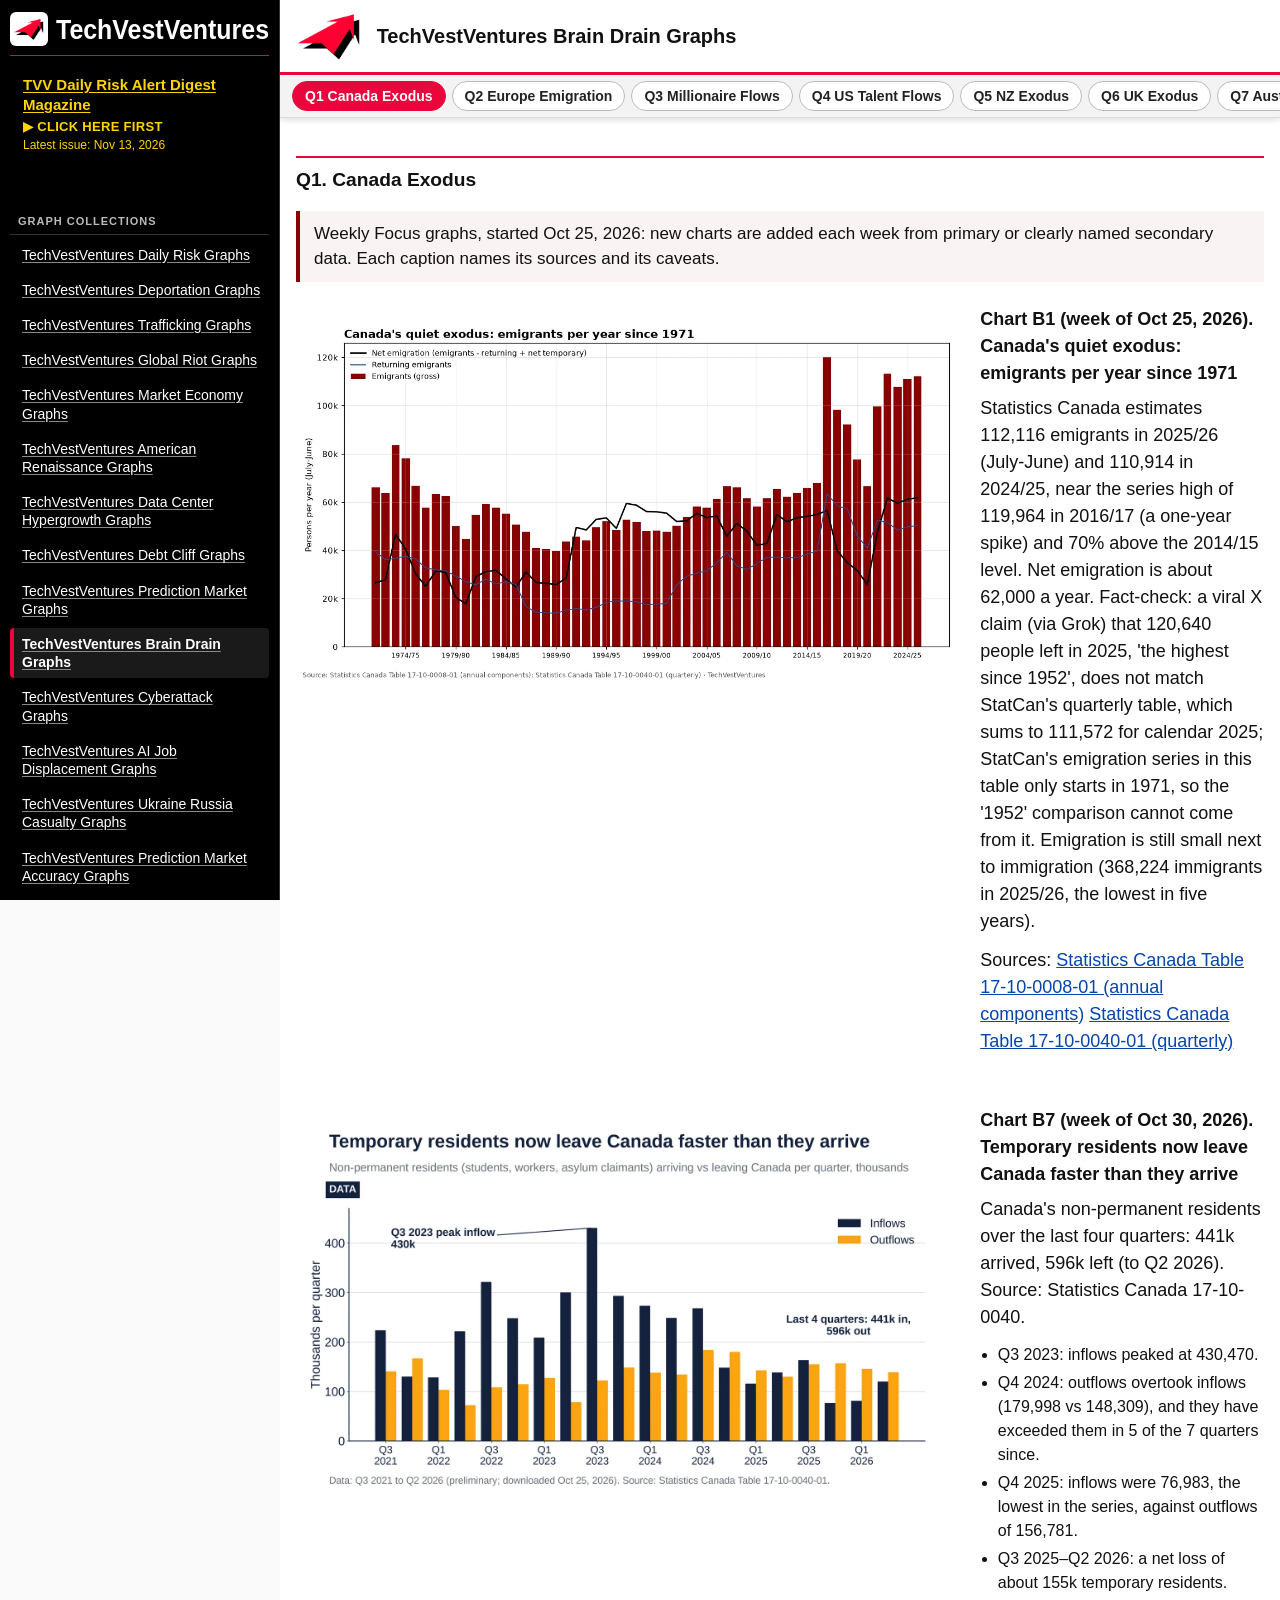
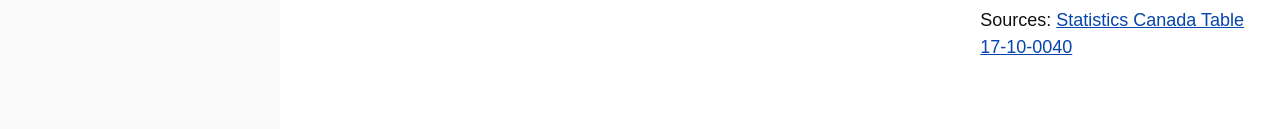
<file: index.html>
<!doctype html><html lang="en"><head><meta charset="utf-8"><meta name="viewport" content="width=device-width,initial-scale=1"><title>TechVestVentures Brain Drain Graphs</title><link rel="icon" href="assets/favicon.svg" type="image/svg+xml"><link rel="icon" href="assets/favicon-32.png" sizes="32x32" type="image/png"><link rel="apple-touch-icon" href="assets/apple-touch-icon.png"><link rel="stylesheet" href="assets/style.css"></head><body><nav id="tvvnav" aria-label="TechVestVentures sites"><details open><summary><span class="mark"><img src="[data-uri]" alt="TechVest logo"></span><svg class="word" viewBox="0 0 214 32" preserveAspectRatio="xMinYMid meet" role="img" aria-label="TechVestVentures"><text x="0" y="26" textLength="214" lengthAdjust="spacingAndGlyphs" font-family="Arial,Helvetica,sans-serif" font-weight="700" font-size="28" fill="#fff">TechVestVentures</text></svg></summary><a class="mag" href="https://atlantean2.github.io/tvv-daily-risk-alert-digest/"><span class="t">TVV Daily Risk Alert Digest Magazine</span><span class="cta">&#9654; click here first</span><span class="sub">Latest issue: Nov 13, 2026</span></a><div class="sp2" aria-hidden="true"></div><div class="grp">Graph Collections</div><a href="https://atlantean2.github.io/tvv-daily-risk-graphs/">TechVestVentures Daily Risk Graphs</a><a href="https://atlantean2.github.io/tvv-deportation-graphs/">TechVestVentures Deportation Graphs</a><a href="https://atlantean2.github.io/tvv-trafficking-graphs/">TechVestVentures Trafficking Graphs</a><a href="https://atlantean2.github.io/tvv-global-riot-graphs/">TechVestVentures Global Riot Graphs</a><a href="https://atlantean2.github.io/tvv-market-economy-graphs/">TechVestVentures Market Economy Graphs</a><a href="https://atlantean2.github.io/tvv-american-renaissance-graphs/">TechVestVentures American Renaissance Graphs</a><a href="https://atlantean2.github.io/tvv-data-center-hypergrowth-graphs/">TechVestVentures Data Center Hypergrowth Graphs</a><a href="https://atlantean2.github.io/tvv-debt-cliff-graphs/">TechVestVentures Debt Cliff Graphs</a><a href="https://atlantean2.github.io/tvv-prediction-market-graphs/">TechVestVentures Prediction Market Graphs</a><a class="cur" href="https://atlantean2.github.io/tvv-brain-drain-graphs/" aria-current="page">TechVestVentures Brain Drain Graphs</a><a href="https://atlantean2.github.io/tvv-cyberattack-graphs/">TechVestVentures Cyberattack Graphs</a><a href="https://atlantean2.github.io/tvv-ai-job-displacement-graphs/">TechVestVentures AI Job Displacement Graphs</a><a href="https://atlantean2.github.io/tvv-ukraine-russia-casualty-graphs/">TechVestVentures Ukraine Russia Casualty Graphs</a><a href="https://atlantean2.github.io/tvv-prediction-market-accuracy-graphs/">TechVestVentures Prediction Market Accuracy Graphs</a><a href="https://atlantean2.github.io/tvv-longevity-health-graphs/">TechVestVentures Longevity Health Graphs</a><div class="sp5" aria-hidden="true"></div><div class="grp gold">Essays</div><a class="ess" href="https://atlantean2.github.io/tvv-daily-risk-alert-digest/essays/ai-job-displacement.html">AI Job Displacement</a><a class="ess" href="https://atlantean2.github.io/tvv-daily-risk-alert-digest/essays/prediction-markets.html">Prediction Markets</a><a class="ess" href="https://atlantean2.github.io/tvv-daily-risk-alert-digest/essays/ukraine-russia-casualty-claims.html">Ukraine vs Russia: Casualty Claims</a><div class="sp5" aria-hidden="true"></div><div class="grp teal">Longevity Watch</div><a class="lwd" href="https://atlantean2.github.io/tvv-longevity-watcher-digest/"><span class="t">Longevity Watch</span><span class="cta">&#9654; weekly digest</span><span class="sub">New issue every Friday</span></a></details></nav><script>(function(){var d=document.querySelector('#tvvnav details');function f(){if(innerWidth>900)d.open=true}f();addEventListener('resize',f)})()</script><div id="top"><header><img src="assets/logo.png" alt="TVV logo"><h1>TechVestVentures Brain Drain Graphs</h1></header><nav id="tabs" role="tablist" aria-label="Sections"><button role="tab" data-d="Q1" aria-selected="false">Q1 Canada Exodus</button><button role="tab" data-d="Q2" aria-selected="false">Q2 Europe Emigration</button><button role="tab" data-d="Q3" aria-selected="false">Q3 Millionaire Flows</button><button role="tab" data-d="Q4" aria-selected="false">Q4 US Talent Flows</button><button role="tab" data-d="Q5" aria-selected="false">Q5 NZ Exodus</button><button role="tab" data-d="Q6" aria-selected="false">Q6 UK Exodus</button><button role="tab" data-d="Q7" aria-selected="false">Q7 Australia Exodus</button><button role="tab" data-d="Q8" aria-selected="false">Q8 Who Emigrates</button><button role="tab" data-d="Q9" aria-selected="false">Q9 German Exodus</button><button role="tab" data-d="sources" aria-selected="false">Sources</button></nav></div><main id="content"></main><script>const tabs=[...document.querySelectorAll('#tabs button')],m=document.getElementById('content'),ds=tabs.map(t=>t.dataset.d);
async function show(d){if(!ds.includes(d))d=ds[0];tabs.forEach(t=>t.setAttribute('aria-selected',t.dataset.d==d));
document.querySelector(`#tabs [data-d="${d}"]`).scrollIntoView({inline:'nearest',block:'nearest'});
m.innerHTML='<p>Loading…</p>';try{const r=await fetch('issues/'+d+'.html',{cache:'no-cache'});const doc=new DOMParser().parseFromString(await r.text(),'text/html');
const c=doc.querySelector('#issue');c.querySelectorAll('img').forEach(i=>i.setAttribute('src','issues/'+i.getAttribute('src')));
c.querySelectorAll('a[href]').forEach(a=>{const h=a.getAttribute('href');if(!/^(https?:|#)/.test(h))a.setAttribute('href','issues/'+h);if(/^http/.test(h)){a.target='_blank';a.rel='noopener'}});m.innerHTML=c.innerHTML;document.title=TT+' — '+(tabs.find(t=>t.dataset.d==d).textContent);window.scrollTo(0,0)}
catch(e){m.innerHTML='<p>Could not load '+d+'.</p>'}}
const TT=document.title;tabs.forEach(t=>t.onclick=()=>{location.hash=t.dataset.d});
addEventListener('hashchange',()=>show(location.hash.slice(1)));show(location.hash.slice(1));</script></body></html>
</file>
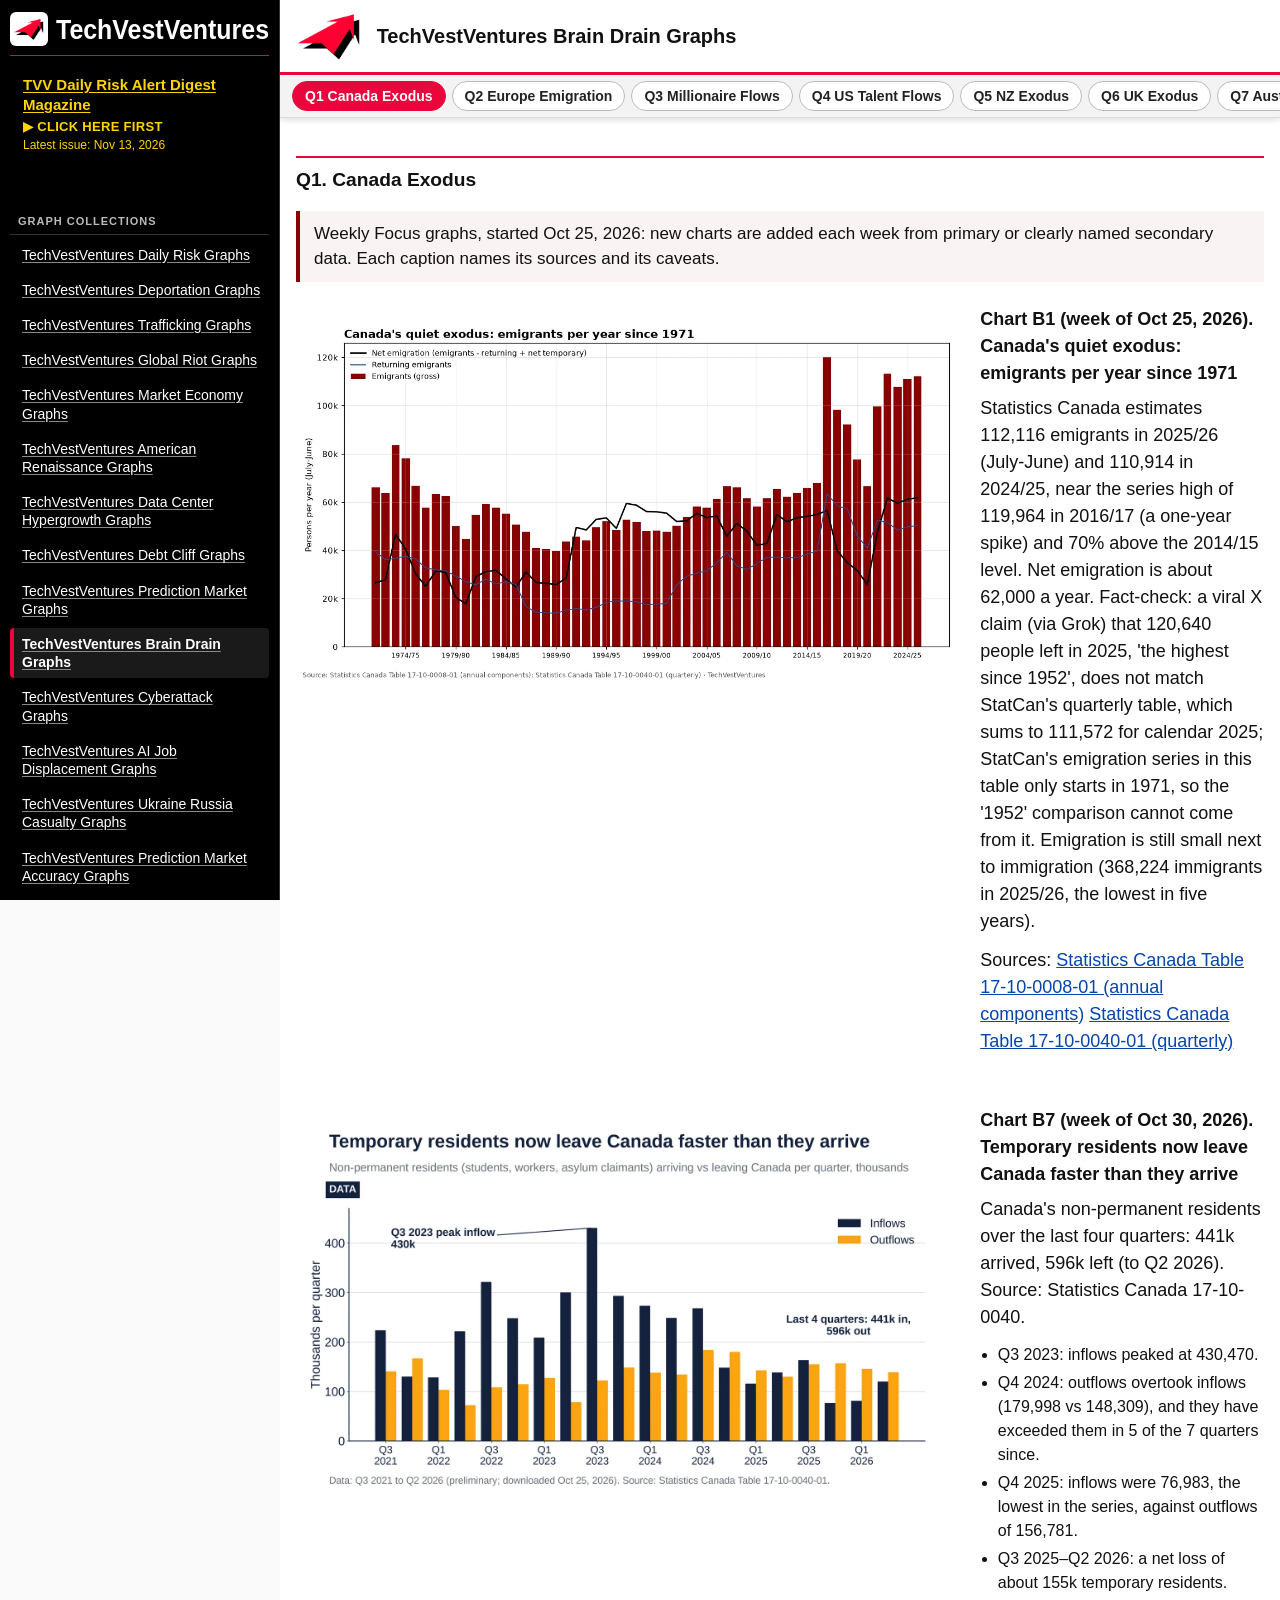
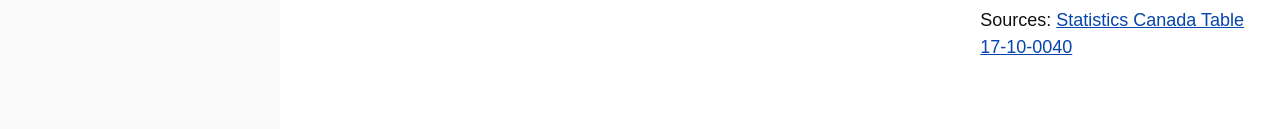
<file: issues/Q1.html>
<!doctype html><html lang="en"><head><meta charset="utf-8"><meta name="viewport" content="width=device-width,initial-scale=1"><title>TechVestVentures Brain Drain Graphs — Q1</title><link rel="icon" href="../assets/favicon.svg" type="image/svg+xml"><link rel="icon" href="../assets/favicon-32.png" sizes="32x32" type="image/png"><link rel="apple-touch-icon" href="../assets/apple-touch-icon.png"><link rel="stylesheet" href="../assets/style.css"><script>if(!/[?&]raw/.test(location.search))location.replace("../index.html#Q1")</script></head><body><main id="issue"><h2 class="desk">Q1. Canada Exodus</h2><div class="wk">Weekly Focus graphs, started Oct 25, 2026: new charts are added each week from primary or clearly named secondary data. Each caption names its sources and its caveats.</div><figure class="g w"><img src="img/W2026-10-25-B1.webp" alt="Canada&#x27;s quiet exodus: emigrants per year since 1971" loading="lazy"><figcaption><span class="t">Chart B1 (week of Oct 25, 2026). Canada&#x27;s quiet exodus: emigrants per year since 1971</span><p>Statistics Canada estimates 112,116 emigrants in 2025/26 (July-June) and 110,914 in 2024/25, near the series high of 119,964 in 2016/17 (a one-year spike) and 70% above the 2014/15 level. Net emigration is about 62,000 a year. Fact-check: a viral X claim (via Grok) that 120,640 people left in 2025, &#x27;the highest since 1952&#x27;, does not match StatCan&#x27;s quarterly table, which sums to 111,572 for calendar 2025; StatCan&#x27;s emigration series in this table only starts in 1971, so the &#x27;1952&#x27; comparison cannot come from it. Emigration is still small next to immigration (368,224 immigrants in 2025/26, the lowest in five years).</p><p>Sources: <a href="https://www150.statcan.gc.ca/t1/tbl1/en/tv.action?pid=1710000801">Statistics Canada Table 17-10-0008-01 (annual components)</a> <a href="https://www150.statcan.gc.ca/t1/tbl1/en/tv.action?pid=1710004001">Statistics Canada Table 17-10-0040-01 (quarterly)</a></p></figcaption></figure>
<figure class="g w"><img src="img/W2026-10-30-B7.webp" alt="Temporary residents now leave Canada faster than they arrive" loading="lazy"><figcaption><span class="t">Chart B7 (week of Oct 30, 2026). Temporary residents now leave Canada faster than they arrive</span><p>Canada&#x27;s non-permanent residents over the last four quarters: 441k arrived, 596k left (to Q2 2026). Source: Statistics Canada 17-10-0040.</p><ul><li>Q3 2023: inflows peaked at 430,470.</li><li>Q4 2024: outflows overtook inflows (179,998 vs 148,309), and they have exceeded them in 5 of the 7 quarters since.</li><li>Q4 2025: inflows were 76,983, the lowest in the series, against outflows of 156,781.</li><li>Q3 2025–Q2 2026: a net loss of about 155k temporary residents.</li></ul><p>Sources: <a href="https://www150.statcan.gc.ca/t1/tbl1/en/tv.action?pid=1710004001">Statistics Canada Table 17-10-0040</a></p></figcaption></figure></main></body></html>
</file>
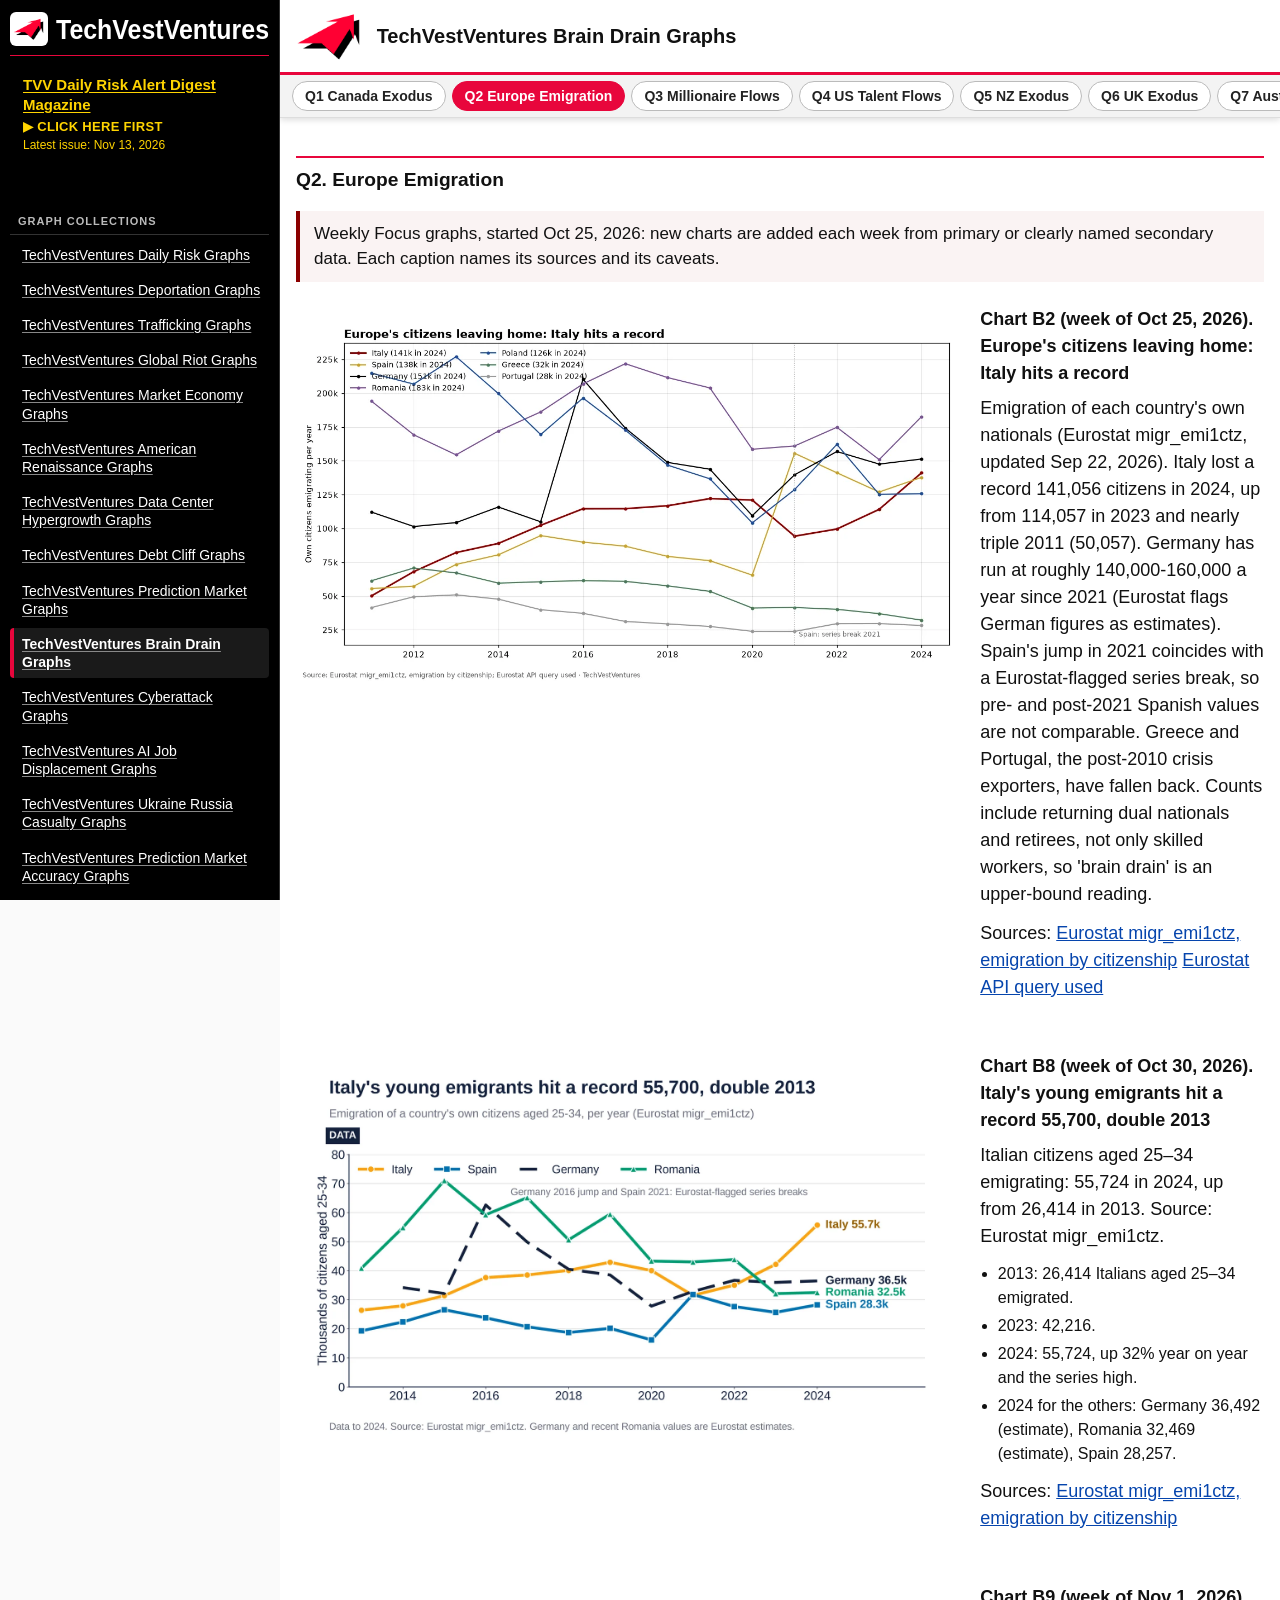
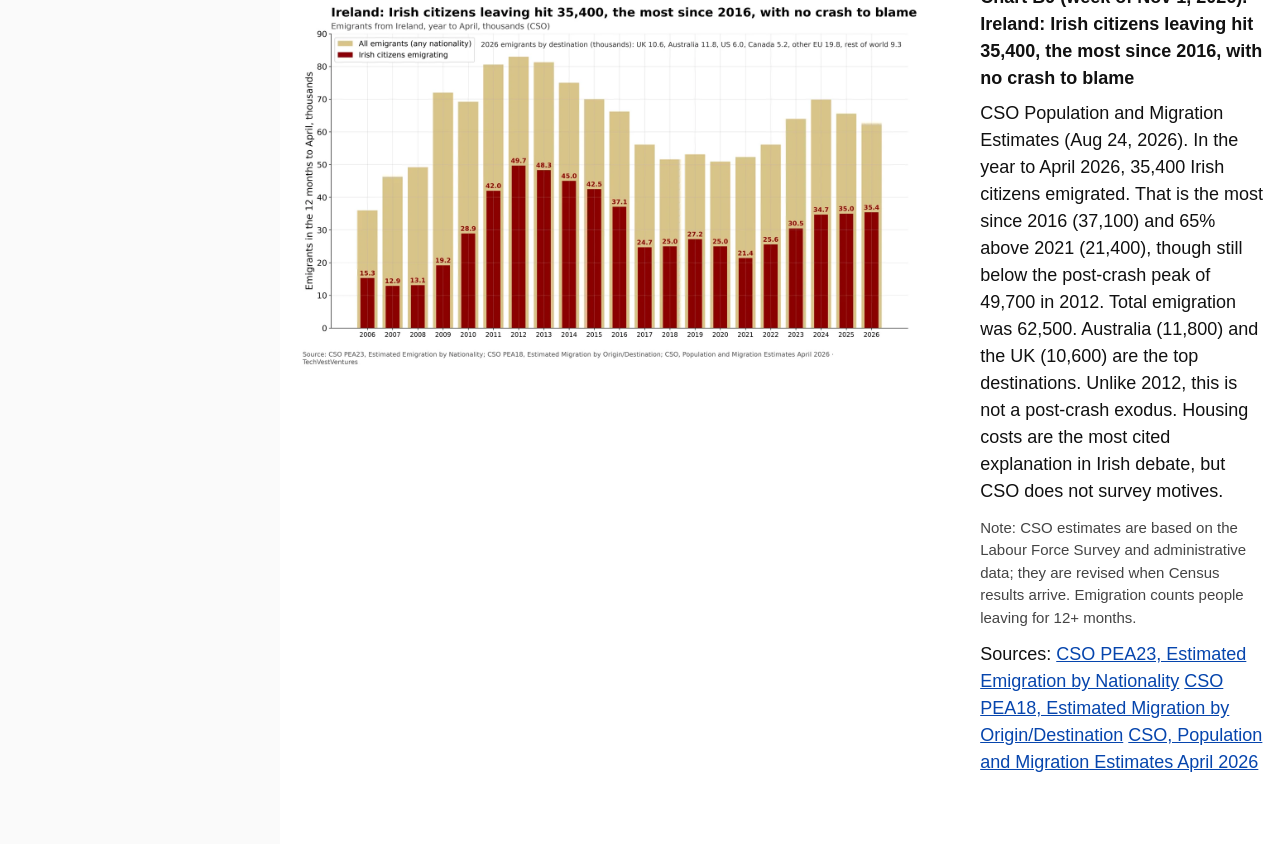
<file: issues/Q2.html>
<!doctype html><html lang="en"><head><meta charset="utf-8"><meta name="viewport" content="width=device-width,initial-scale=1"><title>TechVestVentures Brain Drain Graphs — Q2</title><link rel="icon" href="../assets/favicon.svg" type="image/svg+xml"><link rel="icon" href="../assets/favicon-32.png" sizes="32x32" type="image/png"><link rel="apple-touch-icon" href="../assets/apple-touch-icon.png"><link rel="stylesheet" href="../assets/style.css"><script>if(!/[?&]raw/.test(location.search))location.replace("../index.html#Q2")</script></head><body><main id="issue"><h2 class="desk">Q2. Europe Emigration</h2><div class="wk">Weekly Focus graphs, started Oct 25, 2026: new charts are added each week from primary or clearly named secondary data. Each caption names its sources and its caveats.</div><figure class="g w"><img src="img/W2026-10-25-B2.webp" alt="Europe&#x27;s citizens leaving home: Italy hits a record" loading="lazy"><figcaption><span class="t">Chart B2 (week of Oct 25, 2026). Europe&#x27;s citizens leaving home: Italy hits a record</span><p>Emigration of each country&#x27;s own nationals (Eurostat migr_emi1ctz, updated Sep 22, 2026). Italy lost a record 141,056 citizens in 2024, up from 114,057 in 2023 and nearly triple 2011 (50,057). Germany has run at roughly 140,000-160,000 a year since 2021 (Eurostat flags German figures as estimates). Spain&#x27;s jump in 2021 coincides with a Eurostat-flagged series break, so pre- and post-2021 Spanish values are not comparable. Greece and Portugal, the post-2010 crisis exporters, have fallen back. Counts include returning dual nationals and retirees, not only skilled workers, so &#x27;brain drain&#x27; is an upper-bound reading.</p><p>Sources: <a href="https://ec.europa.eu/eurostat/databrowser/view/migr_emi1ctz/default/table">Eurostat migr_emi1ctz, emigration by citizenship</a> <a href="https://ec.europa.eu/eurostat/api/dissemination/statistics/1.0/data/migr_emi1ctz?format=JSON&amp;citizen=NAT&amp;agedef=COMPLET&amp;age=TOTAL&amp;sex=T&amp;unit=NR&amp;lang=EN">Eurostat API query used</a></p></figcaption></figure>
<figure class="g w"><img src="img/W2026-10-30-B8.webp" alt="Italy&#x27;s young emigrants hit a record 55,700, double 2013" loading="lazy"><figcaption><span class="t">Chart B8 (week of Oct 30, 2026). Italy&#x27;s young emigrants hit a record 55,700, double 2013</span><p>Italian citizens aged 25–34 emigrating: 55,724 in 2024, up from 26,414 in 2013. Source: Eurostat migr_emi1ctz.</p><ul><li>2013: 26,414 Italians aged 25–34 emigrated.</li><li>2023: 42,216.</li><li>2024: 55,724, up 32% year on year and the series high.</li><li>2024 for the others: Germany 36,492 (estimate), Romania 32,469 (estimate), Spain 28,257.</li></ul><p>Sources: <a href="https://ec.europa.eu/eurostat/databrowser/view/migr_emi1ctz/default/table">Eurostat migr_emi1ctz, emigration by citizenship</a></p></figcaption></figure>
<figure class="g w"><img src="img/W2026-11-01-B9.webp" alt="Ireland: Irish citizens leaving hit 35,400, the most since 2016, with no crash to blame" loading="lazy"><figcaption><span class="t">Chart B9 (week of Nov 1, 2026). Ireland: Irish citizens leaving hit 35,400, the most since 2016, with no crash to blame</span><p>CSO Population and Migration Estimates (Aug 24, 2026). In the year to April 2026, 35,400 Irish citizens emigrated. That is the most since 2016 (37,100) and 65% above 2021 (21,400), though still below the post-crash peak of 49,700 in 2012. Total emigration was 62,500. Australia (11,800) and the UK (10,600) are the top destinations. Unlike 2012, this is not a post-crash exodus. Housing costs are the most cited explanation in Irish debate, but CSO does not survey motives.</p><p class="nt">Note: CSO estimates are based on the Labour Force Survey and administrative data; they are revised when Census results arrive. Emigration counts people leaving for 12+ months.</p><p>Sources: <a href="https://data.cso.ie/table/PEA23">CSO PEA23, Estimated Emigration by Nationality</a> <a href="https://data.cso.ie/table/PEA18">CSO PEA18, Estimated Migration by Origin/Destination</a> <a href="https://www.cso.ie/en/statistics/population/populationandmigrationestimates/">CSO, Population and Migration Estimates April 2026</a></p></figcaption></figure></main></body></html>
</file>
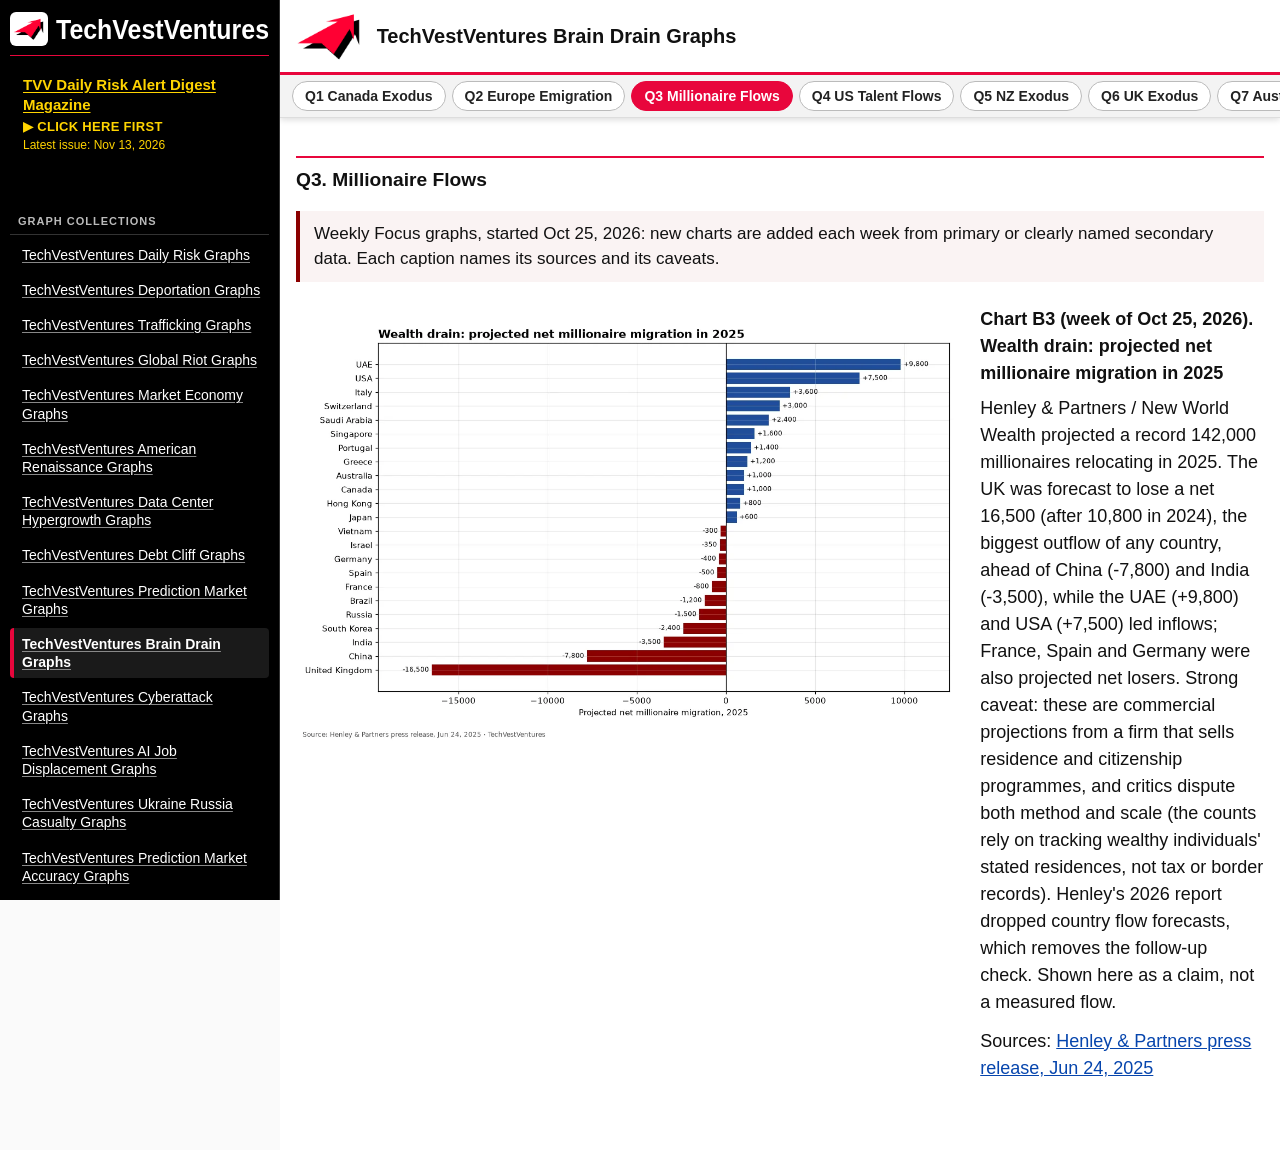
<file: issues/Q3.html>
<!doctype html><html lang="en"><head><meta charset="utf-8"><meta name="viewport" content="width=device-width,initial-scale=1"><title>TechVestVentures Brain Drain Graphs — Q3</title><link rel="icon" href="../assets/favicon.svg" type="image/svg+xml"><link rel="icon" href="../assets/favicon-32.png" sizes="32x32" type="image/png"><link rel="apple-touch-icon" href="../assets/apple-touch-icon.png"><link rel="stylesheet" href="../assets/style.css"><script>if(!/[?&]raw/.test(location.search))location.replace("../index.html#Q3")</script></head><body><main id="issue"><h2 class="desk">Q3. Millionaire Flows</h2><div class="wk">Weekly Focus graphs, started Oct 25, 2026: new charts are added each week from primary or clearly named secondary data. Each caption names its sources and its caveats.</div><figure class="g w"><img src="img/W2026-10-25-B3.webp" alt="Wealth drain: projected net millionaire migration in 2025" loading="lazy"><figcaption><span class="t">Chart B3 (week of Oct 25, 2026). Wealth drain: projected net millionaire migration in 2025</span><p>Henley &amp; Partners / New World Wealth projected a record 142,000 millionaires relocating in 2025. The UK was forecast to lose a net 16,500 (after 10,800 in 2024), the biggest outflow of any country, ahead of China (-7,800) and India (-3,500), while the UAE (+9,800) and USA (+7,500) led inflows; France, Spain and Germany were also projected net losers. Strong caveat: these are commercial projections from a firm that sells residence and citizenship programmes, and critics dispute both method and scale (the counts rely on tracking wealthy individuals&#x27; stated residences, not tax or border records). Henley&#x27;s 2026 report dropped country flow forecasts, which removes the follow-up check. Shown here as a claim, not a measured flow.</p><p>Sources: <a href="https://www.henleyglobal.com/newsroom/press-releases/henley-private-wealth-migration-report-2025">Henley &amp; Partners press release, Jun 24, 2025</a></p></figcaption></figure></main></body></html>
</file>
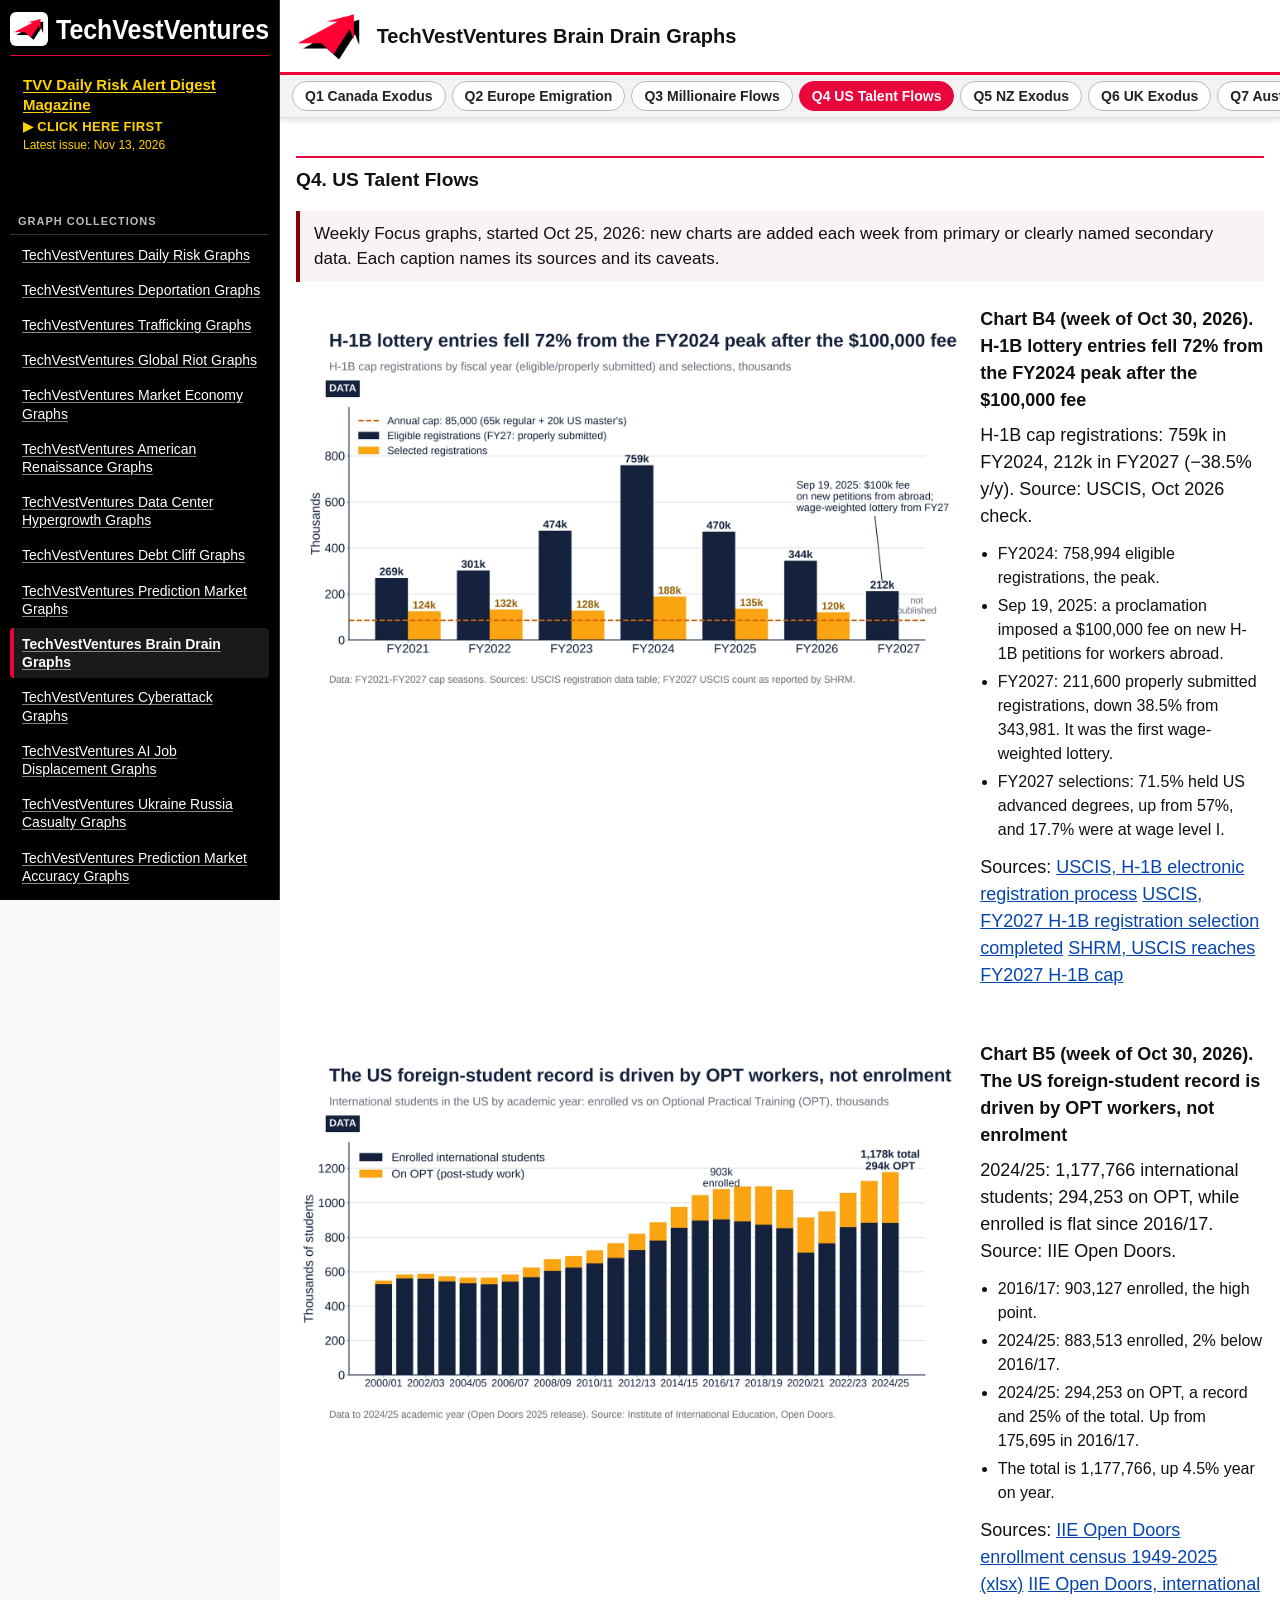
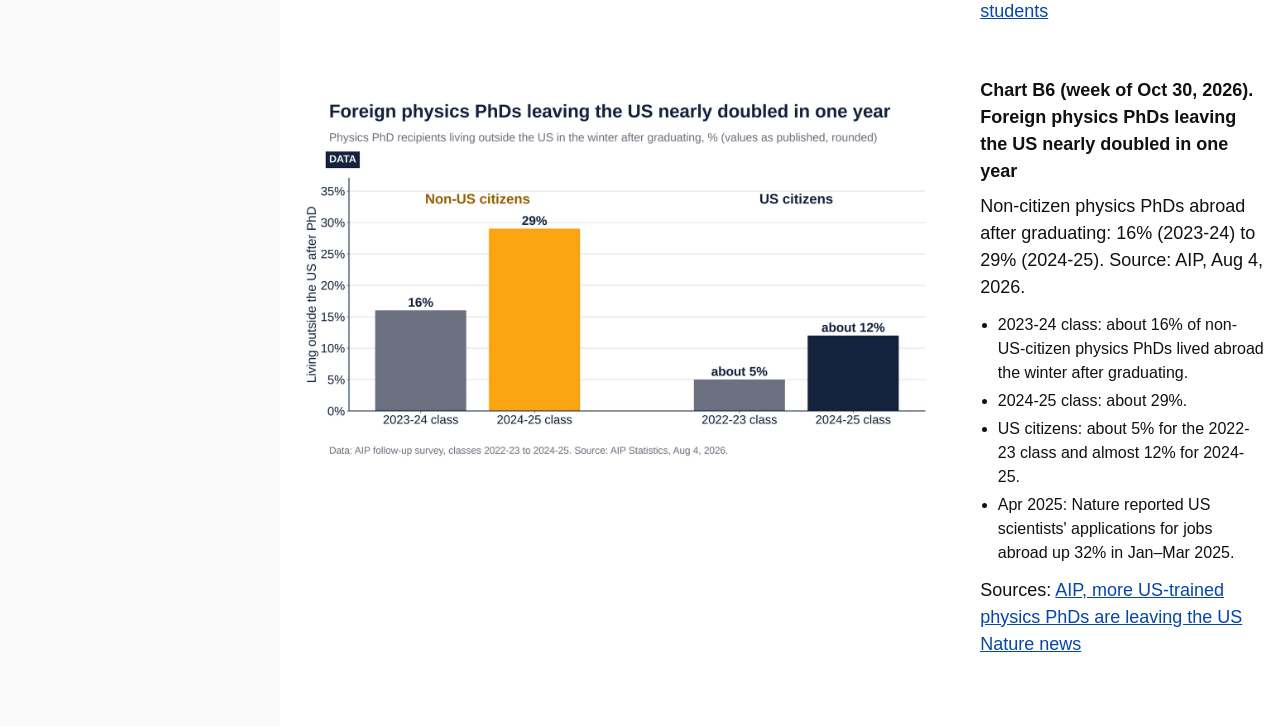
<file: issues/Q4.html>
<!doctype html><html lang="en"><head><meta charset="utf-8"><meta name="viewport" content="width=device-width,initial-scale=1"><title>TechVestVentures Brain Drain Graphs — Q4</title><link rel="icon" href="../assets/favicon.svg" type="image/svg+xml"><link rel="icon" href="../assets/favicon-32.png" sizes="32x32" type="image/png"><link rel="apple-touch-icon" href="../assets/apple-touch-icon.png"><link rel="stylesheet" href="../assets/style.css"><script>if(!/[?&]raw/.test(location.search))location.replace("../index.html#Q4")</script></head><body><main id="issue"><h2 class="desk">Q4. US Talent Flows</h2><div class="wk">Weekly Focus graphs, started Oct 25, 2026: new charts are added each week from primary or clearly named secondary data. Each caption names its sources and its caveats.</div><figure class="g w"><img src="img/W2026-10-30-B4.webp" alt="H-1B lottery entries fell 72% from the FY2024 peak after the $100,000 fee" loading="lazy"><figcaption><span class="t">Chart B4 (week of Oct 30, 2026). H-1B lottery entries fell 72% from the FY2024 peak after the $100,000 fee</span><p>H-1B cap registrations: 759k in FY2024, 212k in FY2027 (−38.5% y/y). Source: USCIS, Oct 2026 check.</p><ul><li>FY2024: 758,994 eligible registrations, the peak.</li><li>Sep 19, 2025: a proclamation imposed a $100,000 fee on new H-1B petitions for workers abroad.</li><li>FY2027: 211,600 properly submitted registrations, down 38.5% from 343,981. It was the first wage-weighted lottery.</li><li>FY2027 selections: 71.5% held US advanced degrees, up from 57%, and 17.7% were at wage level I.</li></ul><p>Sources: <a href="https://www.uscis.gov/working-in-the-united-states/temporary-workers/h-1b-specialty-occupations/h-1b-electronic-registration-process">USCIS, H-1B electronic registration process</a> <a href="https://www.uscis.gov/newsroom/alerts/fy-2027-h-1b-initial-registration-selection-process-completed">USCIS, FY2027 H-1B registration selection completed</a> <a href="https://www.shrm.org/topics-tools/news/talent-acquisition/uscis-reaches-fy2027-h1b-visa-cap">SHRM, USCIS reaches FY2027 H-1B cap</a></p></figcaption></figure>
<figure class="g w"><img src="img/W2026-10-30-B5.webp" alt="The US foreign-student record is driven by OPT workers, not enrolment" loading="lazy"><figcaption><span class="t">Chart B5 (week of Oct 30, 2026). The US foreign-student record is driven by OPT workers, not enrolment</span><p>2024/25: 1,177,766 international students; 294,253 on OPT, while enrolled is flat since 2016/17. Source: IIE Open Doors.</p><ul><li>2016/17: 903,127 enrolled, the high point.</li><li>2024/25: 883,513 enrolled, 2% below 2016/17.</li><li>2024/25: 294,253 on OPT, a record and 25% of the total. Up from 175,695 in 2016/17.</li><li>The total is 1,177,766, up 4.5% year on year.</li></ul><p>Sources: <a href="https://opendoorsdata.org/wp-content/uploads/2025/11/Census_Overall-Enrollment-1949-2025_OD25_Website.xlsx">IIE Open Doors enrollment census 1949-2025 (xlsx)</a> <a href="https://opendoorsdata.org/annual-release/international-students/">IIE Open Doors, international students</a></p></figcaption></figure>
<figure class="g w"><img src="img/W2026-10-30-B6.webp" alt="Foreign physics PhDs leaving the US nearly doubled in one year" loading="lazy"><figcaption><span class="t">Chart B6 (week of Oct 30, 2026). Foreign physics PhDs leaving the US nearly doubled in one year</span><p>Non-citizen physics PhDs abroad after graduating: 16% (2023-24) to 29% (2024-25). Source: AIP, Aug 4, 2026.</p><ul><li>2023-24 class: about 16% of non-US-citizen physics PhDs lived abroad the winter after graduating.</li><li>2024-25 class: about 29%.</li><li>US citizens: about 5% for the 2022-23 class and almost 12% for 2024-25.</li><li>Apr 2025: Nature reported US scientists&#x27; applications for jobs abroad up 32% in Jan–Mar 2025.</li></ul><p>Sources: <a href="https://www.aip.org/statistics/more-us-trained-physics-phds-are-leaving-the-us">AIP, more US-trained physics PhDs are leaving the US</a> <a href="https://www.nature.com/articles/d41586-025-01216-7">Nature news</a></p></figcaption></figure></main></body></html>
</file>
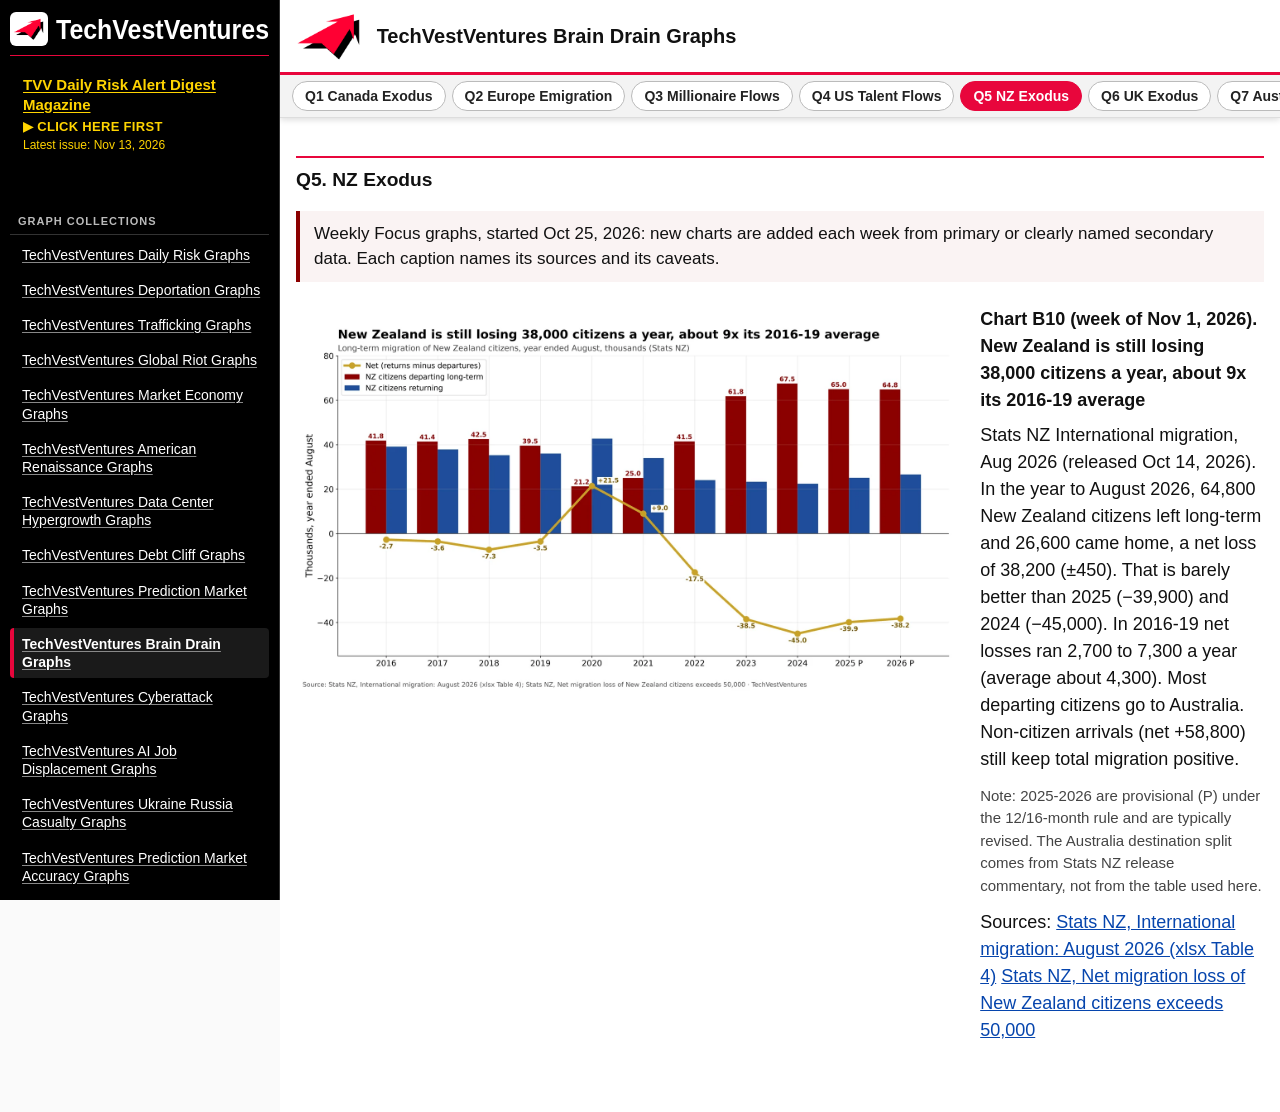
<file: issues/Q5.html>
<!doctype html><html lang="en"><head><meta charset="utf-8"><meta name="viewport" content="width=device-width,initial-scale=1"><title>TechVestVentures Brain Drain Graphs — Q5</title><link rel="icon" href="../assets/favicon.svg" type="image/svg+xml"><link rel="icon" href="../assets/favicon-32.png" sizes="32x32" type="image/png"><link rel="apple-touch-icon" href="../assets/apple-touch-icon.png"><link rel="stylesheet" href="../assets/style.css"><script>if(!/[?&]raw/.test(location.search))location.replace("../index.html#Q5")</script></head><body><main id="issue"><h2 class="desk">Q5. NZ Exodus</h2><div class="wk">Weekly Focus graphs, started Oct 25, 2026: new charts are added each week from primary or clearly named secondary data. Each caption names its sources and its caveats.</div><figure class="g w"><img src="img/W2026-11-01-B10.webp" alt="New Zealand is still losing 38,000 citizens a year, about 9x its 2016-19 average" loading="lazy"><figcaption><span class="t">Chart B10 (week of Nov 1, 2026). New Zealand is still losing 38,000 citizens a year, about 9x its 2016-19 average</span><p>Stats NZ International migration, Aug 2026 (released Oct 14, 2026). In the year to August 2026, 64,800 New Zealand citizens left long-term and 26,600 came home, a net loss of 38,200 (±450). That is barely better than 2025 (−39,900) and 2024 (−45,000). In 2016-19 net losses ran 2,700 to 7,300 a year (average about 4,300). Most departing citizens go to Australia. Non-citizen arrivals (net +58,800) still keep total migration positive.</p><p class="nt">Note: 2025-2026 are provisional (P) under the 12/16-month rule and are typically revised. The Australia destination split comes from Stats NZ release commentary, not from the table used here.</p><p>Sources: <a href="https://www.stats.govt.nz/information-releases/international-migration-august-2026/">Stats NZ, International migration: August 2026 (xlsx Table 4)</a> <a href="https://www.stats.govt.nz/news/net-migration-loss-of-new-zealand-citizens-exceeds-50000/">Stats NZ, Net migration loss of New Zealand citizens exceeds 50,000</a></p></figcaption></figure></main></body></html>
</file>
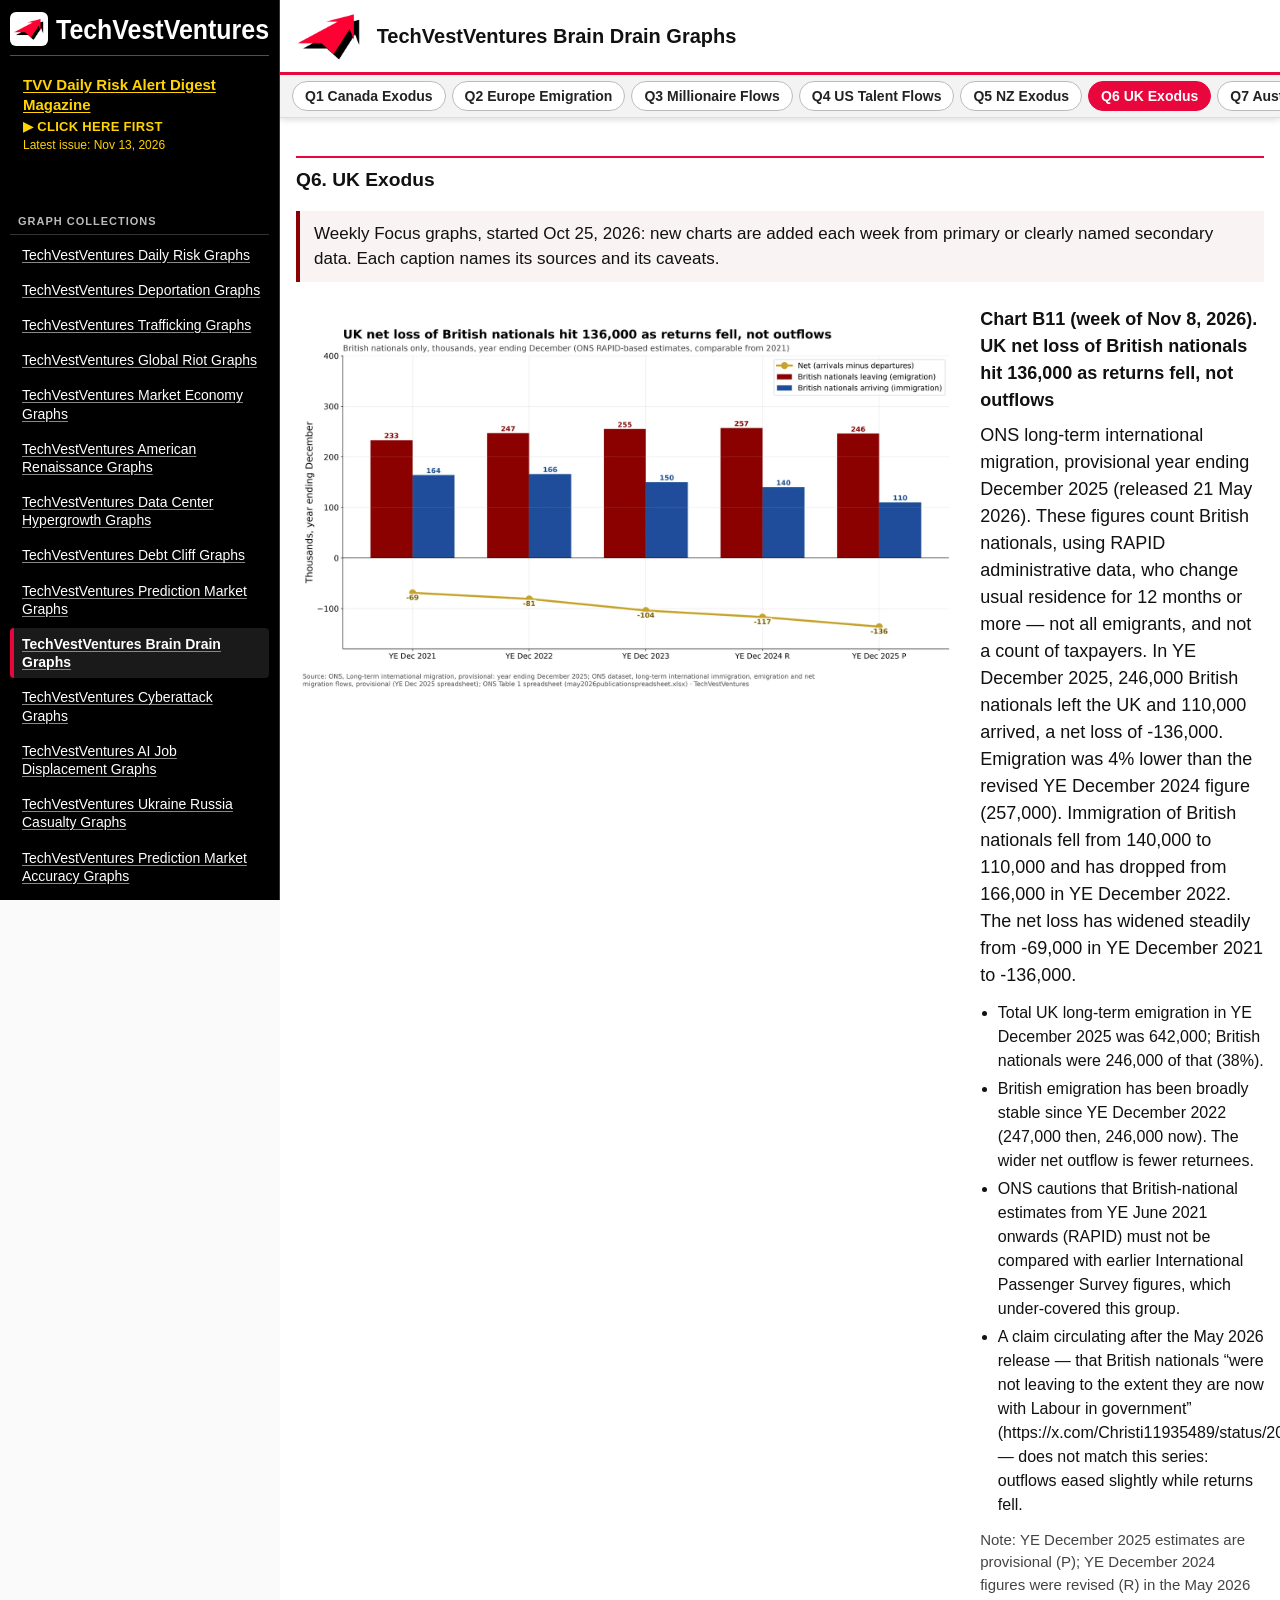
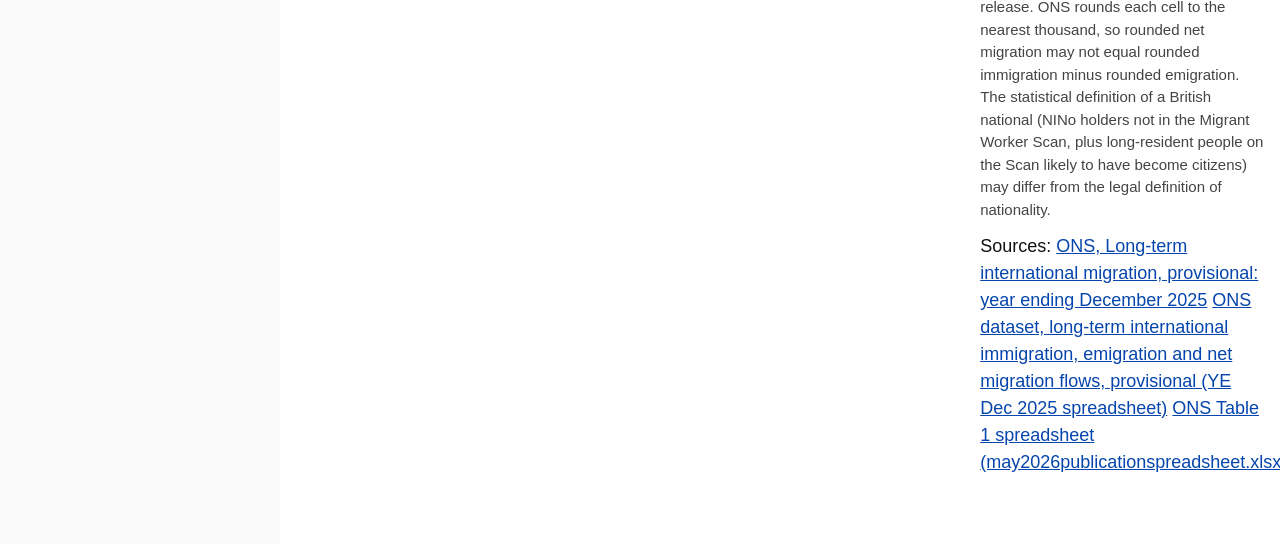
<file: issues/Q6.html>
<!doctype html><html lang="en"><head><meta charset="utf-8"><meta name="viewport" content="width=device-width,initial-scale=1"><title>TechVestVentures Brain Drain Graphs — Q6</title><link rel="icon" href="../assets/favicon.svg" type="image/svg+xml"><link rel="icon" href="../assets/favicon-32.png" sizes="32x32" type="image/png"><link rel="apple-touch-icon" href="../assets/apple-touch-icon.png"><link rel="stylesheet" href="../assets/style.css"><script>if(!/[?&]raw/.test(location.search))location.replace("../index.html#Q6")</script></head><body><main id="issue"><h2 class="desk">Q6. UK Exodus</h2><div class="wk">Weekly Focus graphs, started Oct 25, 2026: new charts are added each week from primary or clearly named secondary data. Each caption names its sources and its caveats.</div><figure class="g w"><img src="img/W2026-11-08-B11.webp" alt="UK net loss of British nationals hit 136,000 as returns fell, not outflows" loading="lazy"><figcaption><span class="t">Chart B11 (week of Nov 8, 2026). UK net loss of British nationals hit 136,000 as returns fell, not outflows</span><p>ONS long-term international migration, provisional year ending December 2025 (released 21 May 2026). These figures count British nationals, using RAPID administrative data, who change usual residence for 12 months or more — not all emigrants, and not a count of taxpayers. In YE December 2025, 246,000 British nationals left the UK and 110,000 arrived, a net loss of -136,000. Emigration was 4% lower than the revised YE December 2024 figure (257,000). Immigration of British nationals fell from 140,000 to 110,000 and has dropped from 166,000 in YE December 2022. The net loss has widened steadily from -69,000 in YE December 2021 to -136,000.</p><ul><li>Total UK long-term emigration in YE December 2025 was 642,000; British nationals were 246,000 of that (38%).</li><li>British emigration has been broadly stable since YE December 2022 (247,000 then, 246,000 now). The wider net outflow is fewer returnees.</li><li>ONS cautions that British-national estimates from YE June 2021 onwards (RAPID) must not be compared with earlier International Passenger Survey figures, which under-covered this group.</li><li>A claim circulating after the May 2026 release — that British nationals “were not leaving to the extent they are now with Labour in government” (https://x.com/Christi11935489/status/2057385971390333111) — does not match this series: outflows eased slightly while returns fell.</li></ul><p class="nt">Note: YE December 2025 estimates are provisional (P); YE December 2024 figures were revised (R) in the May 2026 release. ONS rounds each cell to the nearest thousand, so rounded net migration may not equal rounded immigration minus rounded emigration. The statistical definition of a British national (NINo holders not in the Migrant Worker Scan, plus long-resident people on the Scan likely to have become citizens) may differ from the legal definition of nationality.</p><p>Sources: <a href="https://www.ons.gov.uk/peoplepopulationandcommunity/populationandmigration/internationalmigration/bulletins/longterminternationalmigrationprovisional/yearendingdecember2025">ONS, Long-term international migration, provisional: year ending December 2025</a> <a href="https://www.ons.gov.uk/peoplepopulationandcommunity/populationandmigration/internationalmigration/datasets/longterminternationalimmigrationemigrationandnetmigrationflowsprovisional/yearendingdecember2025">ONS dataset, long-term international immigration, emigration and net migration flows, provisional (YE Dec 2025 spreadsheet)</a> <a href="https://www.ons.gov.uk/file?uri=/peoplepopulationandcommunity/populationandmigration/internationalmigration/datasets/longterminternationalimmigrationemigrationandnetmigrationflowsprovisional/yearendingdecember2025/may2026publicationspreadsheet.xlsx">ONS Table 1 spreadsheet (may2026publicationspreadsheet.xlsx)</a></p></figcaption></figure></main></body></html>
</file>
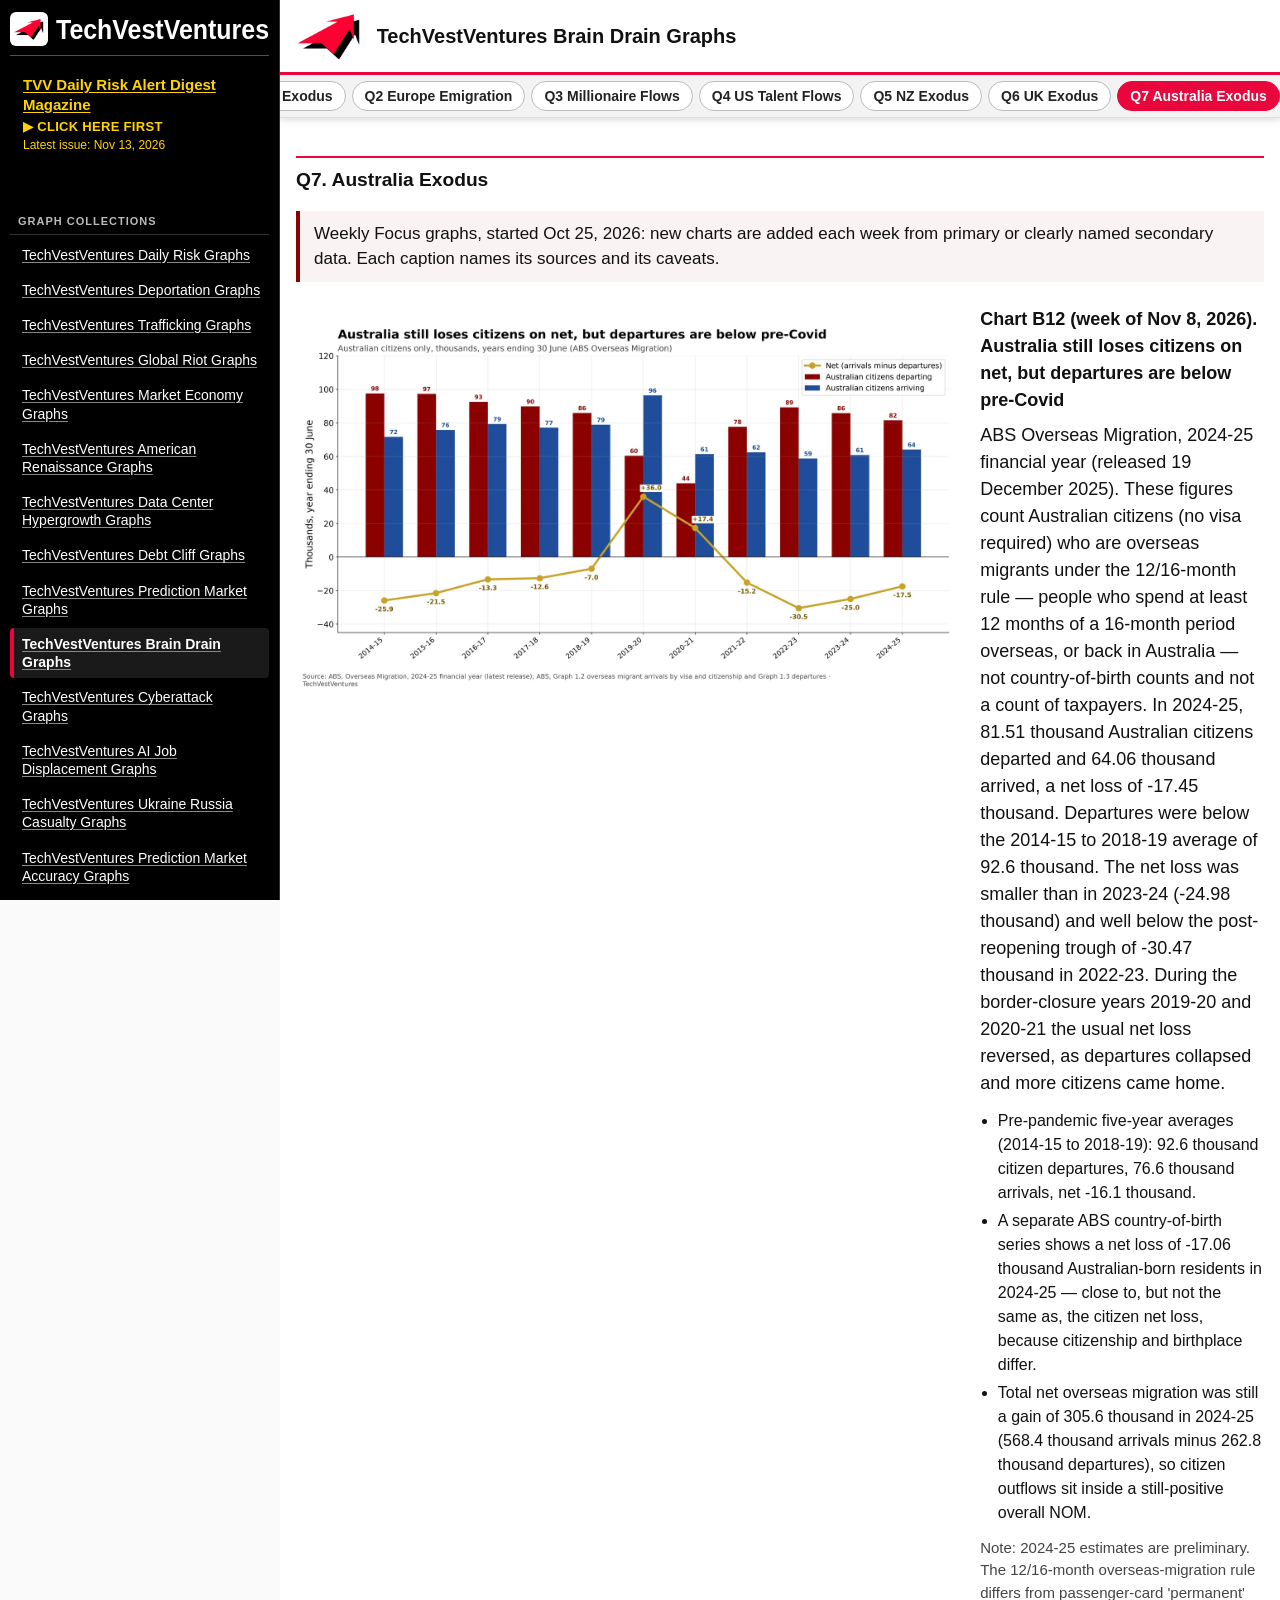
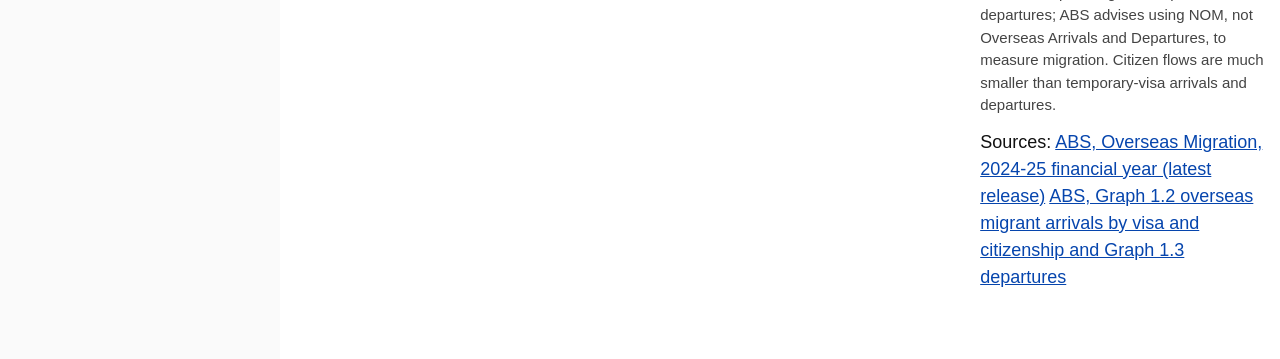
<file: issues/Q7.html>
<!doctype html><html lang="en"><head><meta charset="utf-8"><meta name="viewport" content="width=device-width,initial-scale=1"><title>TechVestVentures Brain Drain Graphs — Q7</title><link rel="icon" href="../assets/favicon.svg" type="image/svg+xml"><link rel="icon" href="../assets/favicon-32.png" sizes="32x32" type="image/png"><link rel="apple-touch-icon" href="../assets/apple-touch-icon.png"><link rel="stylesheet" href="../assets/style.css"><script>if(!/[?&]raw/.test(location.search))location.replace("../index.html#Q7")</script></head><body><main id="issue"><h2 class="desk">Q7. Australia Exodus</h2><div class="wk">Weekly Focus graphs, started Oct 25, 2026: new charts are added each week from primary or clearly named secondary data. Each caption names its sources and its caveats.</div><figure class="g w"><img src="img/W2026-11-08-B12.webp" alt="Australia still loses citizens on net, but departures are below pre-Covid" loading="lazy"><figcaption><span class="t">Chart B12 (week of Nov 8, 2026). Australia still loses citizens on net, but departures are below pre-Covid</span><p>ABS Overseas Migration, 2024-25 financial year (released 19 December 2025). These figures count Australian citizens (no visa required) who are overseas migrants under the 12/16-month rule — people who spend at least 12 months of a 16-month period overseas, or back in Australia — not country-of-birth counts and not a count of taxpayers. In 2024-25, 81.51 thousand Australian citizens departed and 64.06 thousand arrived, a net loss of -17.45 thousand. Departures were below the 2014-15 to 2018-19 average of 92.6 thousand. The net loss was smaller than in 2023-24 (-24.98 thousand) and well below the post-reopening trough of -30.47 thousand in 2022-23. During the border-closure years 2019-20 and 2020-21 the usual net loss reversed, as departures collapsed and more citizens came home.</p><ul><li>Pre-pandemic five-year averages (2014-15 to 2018-19): 92.6 thousand citizen departures, 76.6 thousand arrivals, net -16.1 thousand.</li><li>A separate ABS country-of-birth series shows a net loss of -17.06 thousand Australian-born residents in 2024-25 — close to, but not the same as, the citizen net loss, because citizenship and birthplace differ.</li><li>Total net overseas migration was still a gain of 305.6 thousand in 2024-25 (568.4 thousand arrivals minus 262.8 thousand departures), so citizen outflows sit inside a still-positive overall NOM.</li></ul><p class="nt">Note: 2024-25 estimates are preliminary. The 12/16-month overseas-migration rule differs from passenger-card &#x27;permanent&#x27; departures; ABS advises using NOM, not Overseas Arrivals and Departures, to measure migration. Citizen flows are much smaller than temporary-visa arrivals and departures.</p><p>Sources: <a href="https://www.abs.gov.au/statistics/people/population/overseas-migration/latest-release">ABS, Overseas Migration, 2024-25 financial year (latest release)</a> <a href="https://www.abs.gov.au/statistics/people/population/overseas-migration/latest-release">ABS, Graph 1.2 overseas migrant arrivals by visa and citizenship and Graph 1.3 departures</a></p></figcaption></figure></main></body></html>
</file>
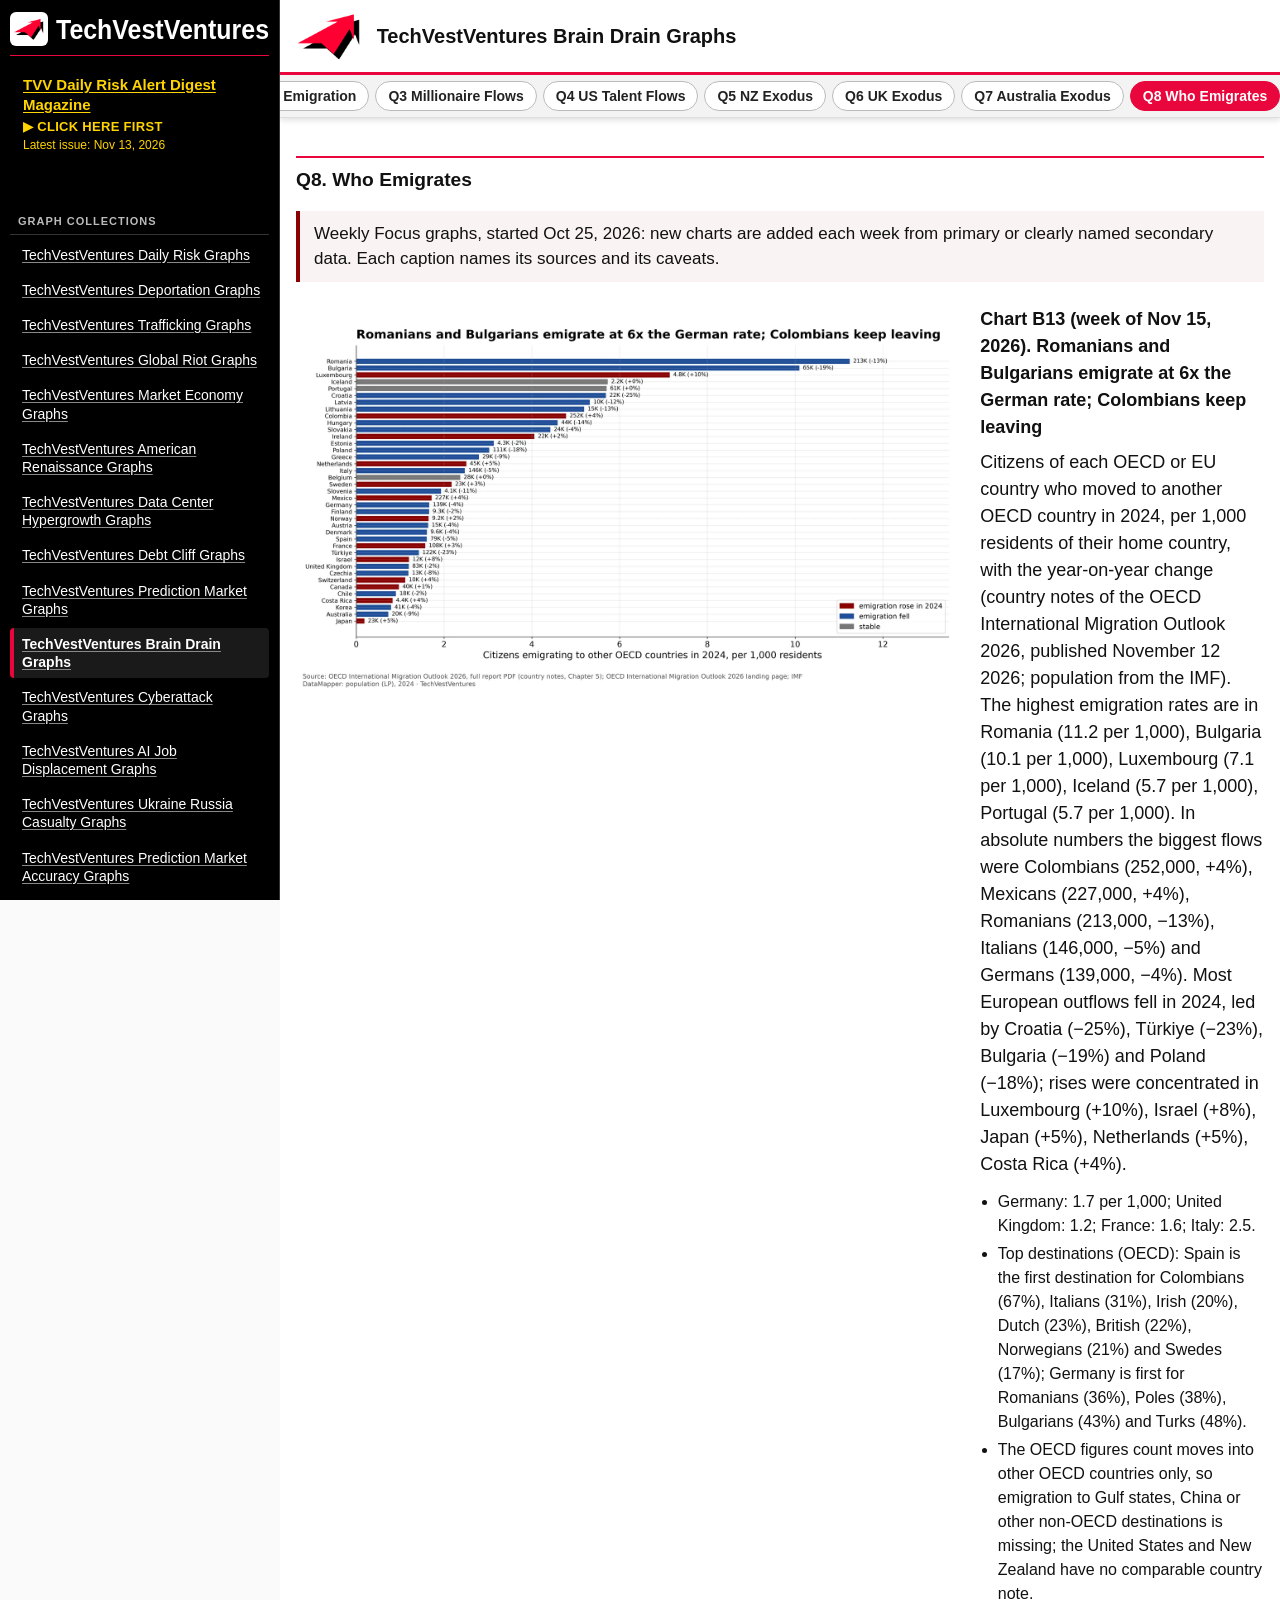
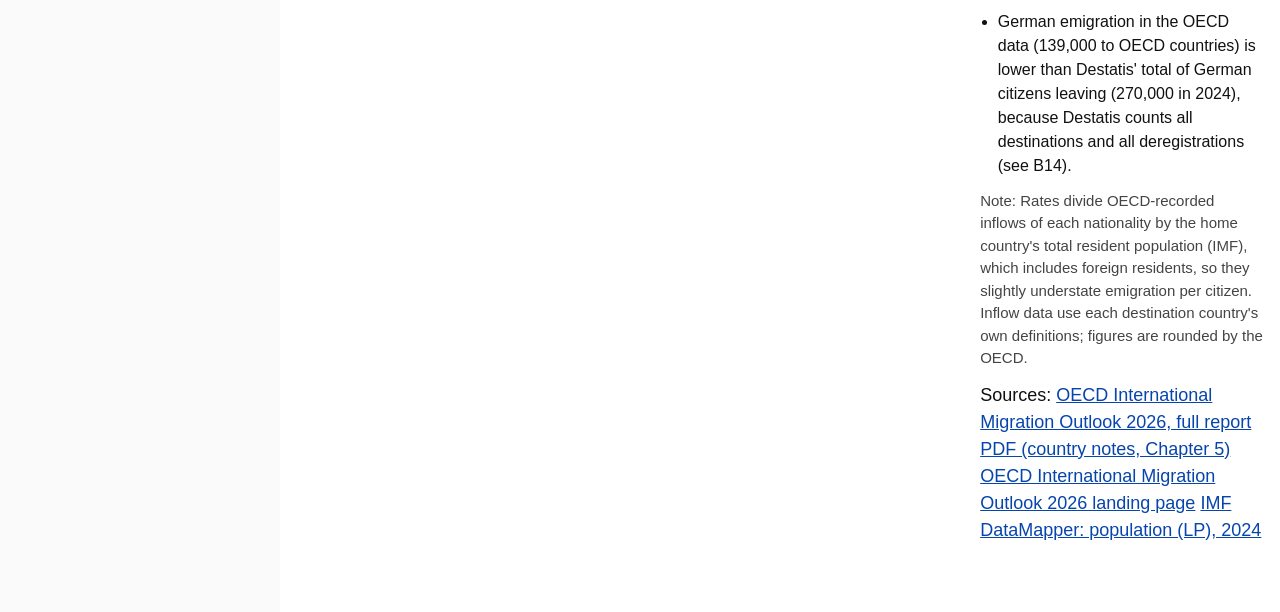
<file: issues/Q8.html>
<!doctype html><html lang="en"><head><meta charset="utf-8"><meta name="viewport" content="width=device-width,initial-scale=1"><title>TechVestVentures Brain Drain Graphs — Q8</title><link rel="icon" href="../assets/favicon.svg" type="image/svg+xml"><link rel="icon" href="../assets/favicon-32.png" sizes="32x32" type="image/png"><link rel="apple-touch-icon" href="../assets/apple-touch-icon.png"><link rel="stylesheet" href="../assets/style.css"><script>if(!/[?&]raw/.test(location.search))location.replace("../index.html#Q8")</script></head><body><main id="issue"><h2 class="desk">Q8. Who Emigrates</h2><div class="wk">Weekly Focus graphs, started Oct 25, 2026: new charts are added each week from primary or clearly named secondary data. Each caption names its sources and its caveats.</div><figure class="g w"><img src="img/W2026-11-15-B13.webp" alt="Romanians and Bulgarians emigrate at 6x the German rate; Colombians keep leaving" loading="lazy"><figcaption><span class="t">Chart B13 (week of Nov 15, 2026). Romanians and Bulgarians emigrate at 6x the German rate; Colombians keep leaving</span><p>Citizens of each OECD or EU country who moved to another OECD country in 2024, per 1,000 residents of their home country, with the year-on-year change (country notes of the OECD International Migration Outlook 2026, published November 12 2026; population from the IMF). The highest emigration rates are in Romania (11.2 per 1,000), Bulgaria (10.1 per 1,000), Luxembourg (7.1 per 1,000), Iceland (5.7 per 1,000), Portugal (5.7 per 1,000). In absolute numbers the biggest flows were Colombians (252,000, +4%), Mexicans (227,000, +4%), Romanians (213,000, −13%), Italians (146,000, −5%) and Germans (139,000, −4%). Most European outflows fell in 2024, led by Croatia (−25%), Türkiye (−23%), Bulgaria (−19%) and Poland (−18%); rises were concentrated in Luxembourg (+10%), Israel (+8%), Japan (+5%), Netherlands (+5%), Costa Rica (+4%).</p><ul><li>Germany: 1.7 per 1,000; United Kingdom: 1.2; France: 1.6; Italy: 2.5.</li><li>Top destinations (OECD): Spain is the first destination for Colombians (67%), Italians (31%), Irish (20%), Dutch (23%), British (22%), Norwegians (21%) and Swedes (17%); Germany is first for Romanians (36%), Poles (38%), Bulgarians (43%) and Turks (48%).</li><li>The OECD figures count moves into other OECD countries only, so emigration to Gulf states, China or other non-OECD destinations is missing; the United States and New Zealand have no comparable country note.</li><li>German emigration in the OECD data (139,000 to OECD countries) is lower than Destatis&#x27; total of German citizens leaving (270,000 in 2024), because Destatis counts all destinations and all deregistrations (see B14).</li></ul><p class="nt">Note: Rates divide OECD-recorded inflows of each nationality by the home country&#x27;s total resident population (IMF), which includes foreign residents, so they slightly understate emigration per citizen. Inflow data use each destination country&#x27;s own definitions; figures are rounded by the OECD.</p><p>Sources: <a href="https://www.oecd.org/content/dam/oecd/en/publications/reports/2026/11/international-migration-outlook-2026_3430dee0/a9eab36b-en.pdf">OECD International Migration Outlook 2026, full report PDF (country notes, Chapter 5)</a> <a href="https://www.oecd.org/en/publications/international-migration-outlook-2026_a9eab36b-en.html">OECD International Migration Outlook 2026 landing page</a> <a href="https://www.imf.org/external/datamapper/LP@WEO">IMF DataMapper: population (LP), 2024</a></p></figcaption></figure></main></body></html>
</file>
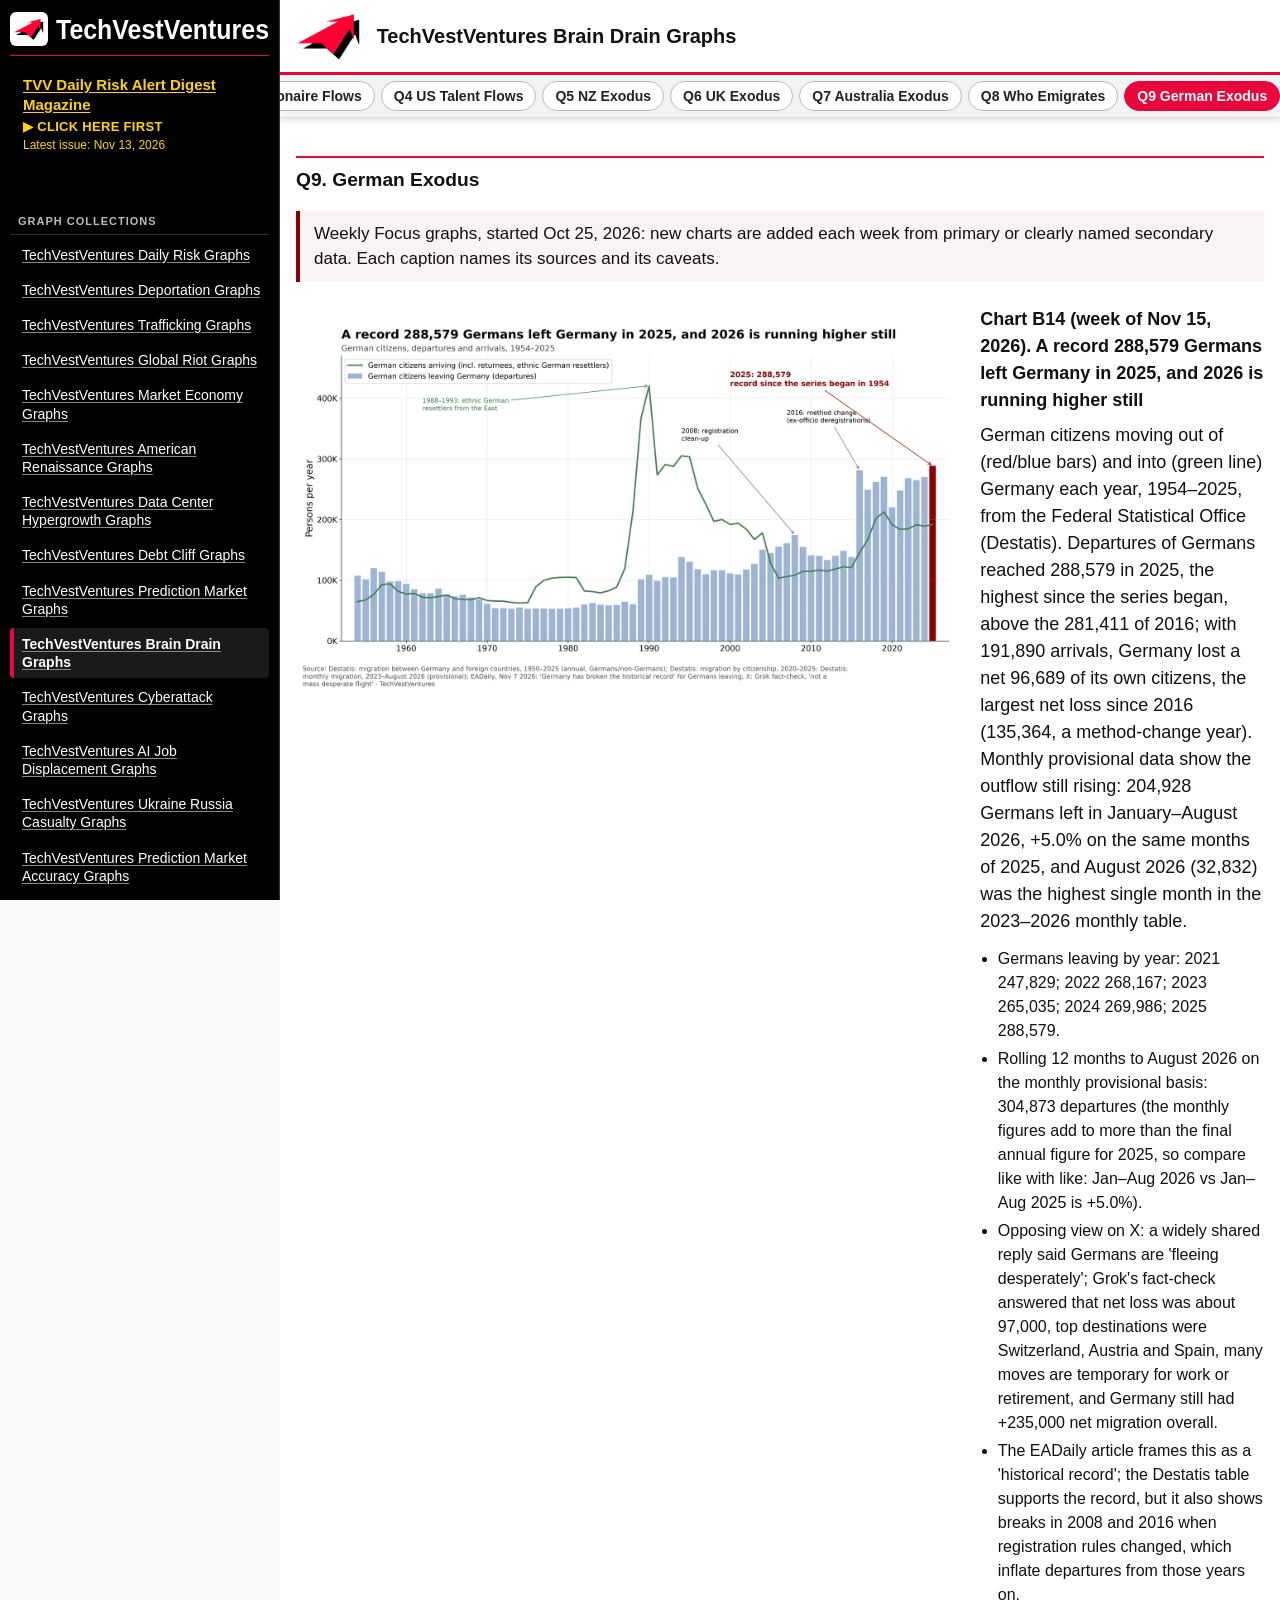
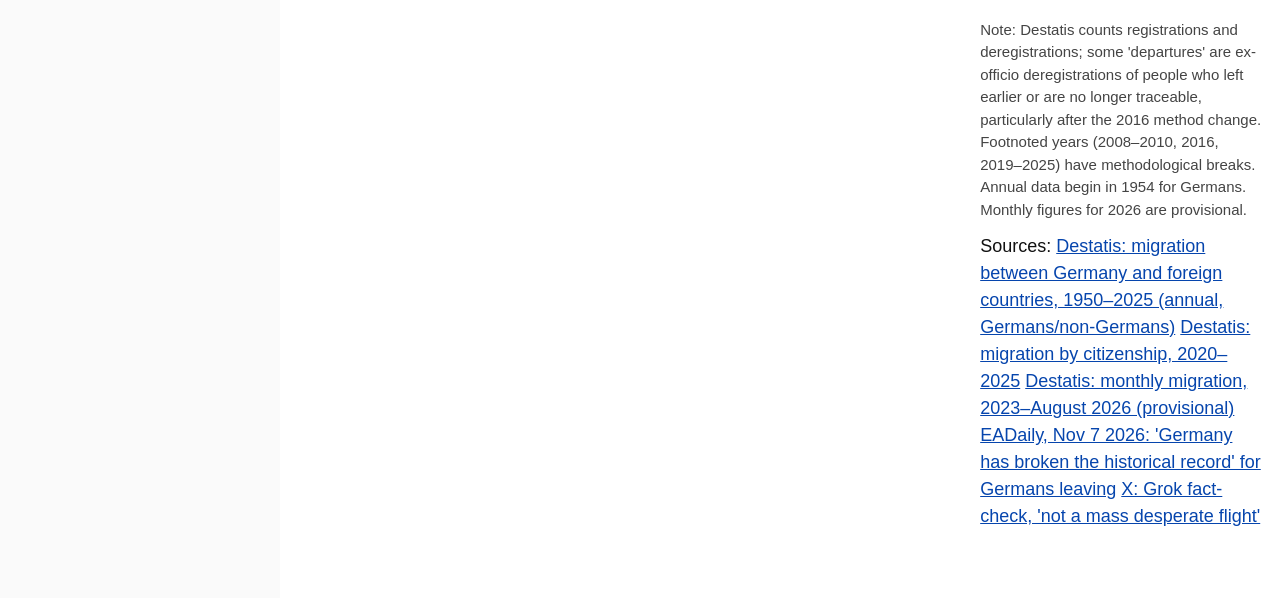
<file: issues/Q9.html>
<!doctype html><html lang="en"><head><meta charset="utf-8"><meta name="viewport" content="width=device-width,initial-scale=1"><title>TechVestVentures Brain Drain Graphs — Q9</title><link rel="icon" href="../assets/favicon.svg" type="image/svg+xml"><link rel="icon" href="../assets/favicon-32.png" sizes="32x32" type="image/png"><link rel="apple-touch-icon" href="../assets/apple-touch-icon.png"><link rel="stylesheet" href="../assets/style.css"><script>if(!/[?&]raw/.test(location.search))location.replace("../index.html#Q9")</script></head><body><main id="issue"><h2 class="desk">Q9. German Exodus</h2><div class="wk">Weekly Focus graphs, started Oct 25, 2026: new charts are added each week from primary or clearly named secondary data. Each caption names its sources and its caveats.</div><figure class="g w"><img src="img/W2026-11-15-B14.webp" alt="A record 288,579 Germans left Germany in 2025, and 2026 is running higher still" loading="lazy"><figcaption><span class="t">Chart B14 (week of Nov 15, 2026). A record 288,579 Germans left Germany in 2025, and 2026 is running higher still</span><p>German citizens moving out of (red/blue bars) and into (green line) Germany each year, 1954–2025, from the Federal Statistical Office (Destatis). Departures of Germans reached 288,579 in 2025, the highest since the series began, above the 281,411 of 2016; with 191,890 arrivals, Germany lost a net 96,689 of its own citizens, the largest net loss since 2016 (135,364, a method-change year). Monthly provisional data show the outflow still rising: 204,928 Germans left in January–August 2026, +5.0% on the same months of 2025, and August 2026 (32,832) was the highest single month in the 2023–2026 monthly table.</p><ul><li>Germans leaving by year: 2021 247,829; 2022 268,167; 2023 265,035; 2024 269,986; 2025 288,579.</li><li>Rolling 12 months to August 2026 on the monthly provisional basis: 304,873 departures (the monthly figures add to more than the final annual figure for 2025, so compare like with like: Jan–Aug 2026 vs Jan–Aug 2025 is +5.0%).</li><li>Opposing view on X: a widely shared reply said Germans are &#x27;fleeing desperately&#x27;; Grok&#x27;s fact-check answered that net loss was about 97,000, top destinations were Switzerland, Austria and Spain, many moves are temporary for work or retirement, and Germany still had +235,000 net migration overall.</li><li>The EADaily article frames this as a &#x27;historical record&#x27;; the Destatis table supports the record, but it also shows breaks in 2008 and 2016 when registration rules changed, which inflate departures from those years on.</li></ul><p class="nt">Note: Destatis counts registrations and deregistrations; some &#x27;departures&#x27; are ex-officio deregistrations of people who left earlier or are no longer traceable, particularly after the 2016 method change. Footnoted years (2008–2010, 2016, 2019–2025) have methodological breaks. Annual data begin in 1954 for Germans. Monthly figures for 2026 are provisional.</p><p>Sources: <a href="https://www.destatis.de/EN/Themes/Society-Environment/Population/Migration/Tables/migration-year-01.html">Destatis: migration between Germany and foreign countries, 1950–2025 (annual, Germans/non-Germans)</a> <a href="https://www.destatis.de/EN/Themes/Society-Environment/Population/Migration/Tables/migration-year-02.html">Destatis: migration by citizenship, 2020–2025</a> <a href="https://www.destatis.de/EN/Themes/Society-Environment/Population/Migration/Tables/migration-month-01.html">Destatis: monthly migration, 2023–August 2026 (provisional)</a> <a href="https://www.eadaily.com/en/news/2026/11/07/germany-has-broken-the-historical-record-for-the-number-of-indigenous-people-who-left-the-country">EADaily, Nov 7 2026: &#x27;Germany has broken the historical record&#x27; for Germans leaving</a> <a href="https://x.com/grok/status/2121667565822874095">X: Grok fact-check, &#x27;not a mass desperate flight&#x27;</a></p></figcaption></figure></main></body></html>
</file>
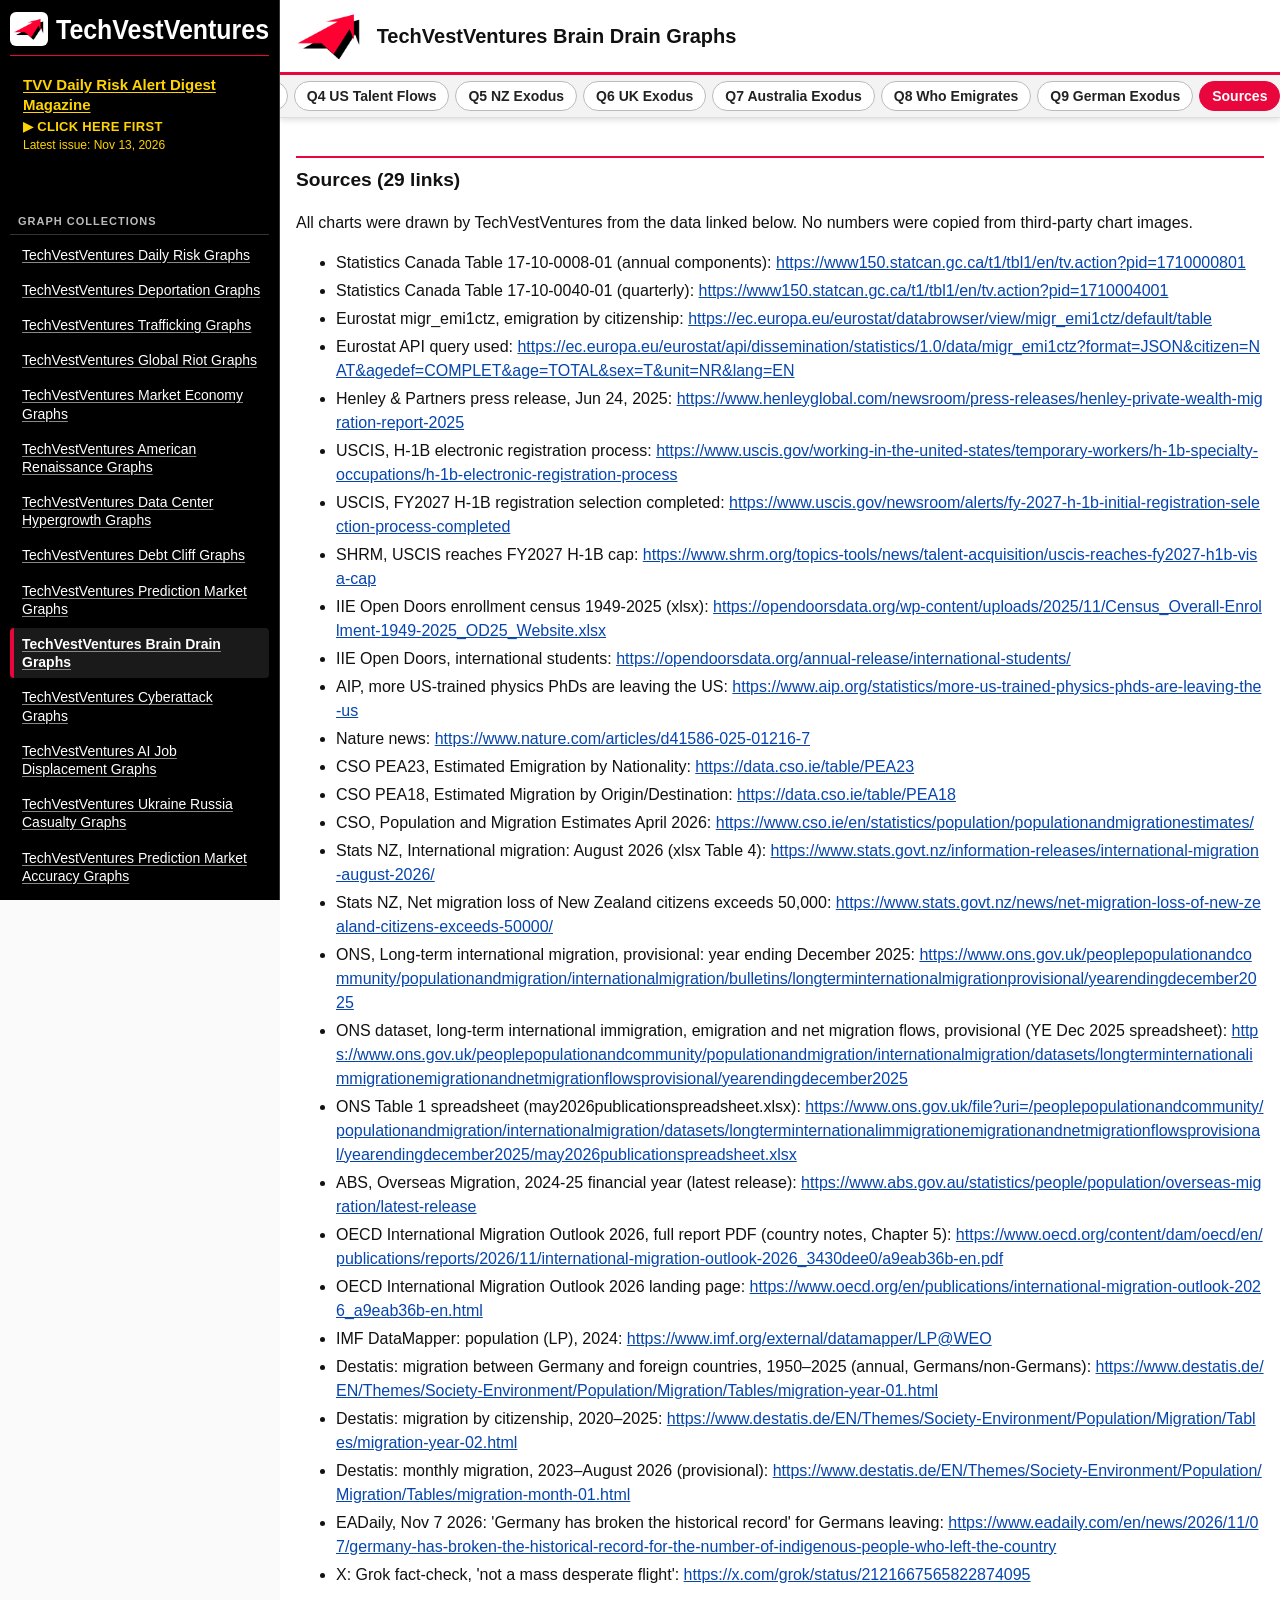
<file: issues/sources.html>
<!doctype html><html lang="en"><head><meta charset="utf-8"><meta name="viewport" content="width=device-width,initial-scale=1"><title>TechVestVentures Brain Drain Graphs — sources</title><link rel="icon" href="../assets/favicon.svg" type="image/svg+xml"><link rel="icon" href="../assets/favicon-32.png" sizes="32x32" type="image/png"><link rel="apple-touch-icon" href="../assets/apple-touch-icon.png"><link rel="stylesheet" href="../assets/style.css"><script>if(!/[?&]raw/.test(location.search))location.replace("../index.html#sources")</script></head><body><main id="issue"><h2 class="desk">Sources (29 links)</h2><p>All charts were drawn by TechVestVentures from the data linked below. No numbers were copied from third-party chart images.</p><ul class="src"><li>Statistics Canada Table 17-10-0008-01 (annual components): <a href="https://www150.statcan.gc.ca/t1/tbl1/en/tv.action?pid=1710000801">https://www150.statcan.gc.ca/t1/tbl1/en/tv.action?pid=1710000801</a></li><li>Statistics Canada Table 17-10-0040-01 (quarterly): <a href="https://www150.statcan.gc.ca/t1/tbl1/en/tv.action?pid=1710004001">https://www150.statcan.gc.ca/t1/tbl1/en/tv.action?pid=1710004001</a></li><li>Eurostat migr_emi1ctz, emigration by citizenship: <a href="https://ec.europa.eu/eurostat/databrowser/view/migr_emi1ctz/default/table">https://ec.europa.eu/eurostat/databrowser/view/migr_emi1ctz/default/table</a></li><li>Eurostat API query used: <a href="https://ec.europa.eu/eurostat/api/dissemination/statistics/1.0/data/migr_emi1ctz?format=JSON&amp;citizen=NAT&amp;agedef=COMPLET&amp;age=TOTAL&amp;sex=T&amp;unit=NR&amp;lang=EN">https://ec.europa.eu/eurostat/api/dissemination/statistics/1.0/data/migr_emi1ctz?format=JSON&amp;citizen=NAT&amp;agedef=COMPLET&amp;age=TOTAL&amp;sex=T&amp;unit=NR&amp;lang=EN</a></li><li>Henley &amp; Partners press release, Jun 24, 2025: <a href="https://www.henleyglobal.com/newsroom/press-releases/henley-private-wealth-migration-report-2025">https://www.henleyglobal.com/newsroom/press-releases/henley-private-wealth-migration-report-2025</a></li><li>USCIS, H-1B electronic registration process: <a href="https://www.uscis.gov/working-in-the-united-states/temporary-workers/h-1b-specialty-occupations/h-1b-electronic-registration-process">https://www.uscis.gov/working-in-the-united-states/temporary-workers/h-1b-specialty-occupations/h-1b-electronic-registration-process</a></li><li>USCIS, FY2027 H-1B registration selection completed: <a href="https://www.uscis.gov/newsroom/alerts/fy-2027-h-1b-initial-registration-selection-process-completed">https://www.uscis.gov/newsroom/alerts/fy-2027-h-1b-initial-registration-selection-process-completed</a></li><li>SHRM, USCIS reaches FY2027 H-1B cap: <a href="https://www.shrm.org/topics-tools/news/talent-acquisition/uscis-reaches-fy2027-h1b-visa-cap">https://www.shrm.org/topics-tools/news/talent-acquisition/uscis-reaches-fy2027-h1b-visa-cap</a></li><li>IIE Open Doors enrollment census 1949-2025 (xlsx): <a href="https://opendoorsdata.org/wp-content/uploads/2025/11/Census_Overall-Enrollment-1949-2025_OD25_Website.xlsx">https://opendoorsdata.org/wp-content/uploads/2025/11/Census_Overall-Enrollment-1949-2025_OD25_Website.xlsx</a></li><li>IIE Open Doors, international students: <a href="https://opendoorsdata.org/annual-release/international-students/">https://opendoorsdata.org/annual-release/international-students/</a></li><li>AIP, more US-trained physics PhDs are leaving the US: <a href="https://www.aip.org/statistics/more-us-trained-physics-phds-are-leaving-the-us">https://www.aip.org/statistics/more-us-trained-physics-phds-are-leaving-the-us</a></li><li>Nature news: <a href="https://www.nature.com/articles/d41586-025-01216-7">https://www.nature.com/articles/d41586-025-01216-7</a></li><li>CSO PEA23, Estimated Emigration by Nationality: <a href="https://data.cso.ie/table/PEA23">https://data.cso.ie/table/PEA23</a></li><li>CSO PEA18, Estimated Migration by Origin/Destination: <a href="https://data.cso.ie/table/PEA18">https://data.cso.ie/table/PEA18</a></li><li>CSO, Population and Migration Estimates April 2026: <a href="https://www.cso.ie/en/statistics/population/populationandmigrationestimates/">https://www.cso.ie/en/statistics/population/populationandmigrationestimates/</a></li><li>Stats NZ, International migration: August 2026 (xlsx Table 4): <a href="https://www.stats.govt.nz/information-releases/international-migration-august-2026/">https://www.stats.govt.nz/information-releases/international-migration-august-2026/</a></li><li>Stats NZ, Net migration loss of New Zealand citizens exceeds 50,000: <a href="https://www.stats.govt.nz/news/net-migration-loss-of-new-zealand-citizens-exceeds-50000/">https://www.stats.govt.nz/news/net-migration-loss-of-new-zealand-citizens-exceeds-50000/</a></li><li>ONS, Long-term international migration, provisional: year ending December 2025: <a href="https://www.ons.gov.uk/peoplepopulationandcommunity/populationandmigration/internationalmigration/bulletins/longterminternationalmigrationprovisional/yearendingdecember2025">https://www.ons.gov.uk/peoplepopulationandcommunity/populationandmigration/internationalmigration/bulletins/longterminternationalmigrationprovisional/yearendingdecember2025</a></li><li>ONS dataset, long-term international immigration, emigration and net migration flows, provisional (YE Dec 2025 spreadsheet): <a href="https://www.ons.gov.uk/peoplepopulationandcommunity/populationandmigration/internationalmigration/datasets/longterminternationalimmigrationemigrationandnetmigrationflowsprovisional/yearendingdecember2025">https://www.ons.gov.uk/peoplepopulationandcommunity/populationandmigration/internationalmigration/datasets/longterminternationalimmigrationemigrationandnetmigrationflowsprovisional/yearendingdecember2025</a></li><li>ONS Table 1 spreadsheet (may2026publicationspreadsheet.xlsx): <a href="https://www.ons.gov.uk/file?uri=/peoplepopulationandcommunity/populationandmigration/internationalmigration/datasets/longterminternationalimmigrationemigrationandnetmigrationflowsprovisional/yearendingdecember2025/may2026publicationspreadsheet.xlsx">https://www.ons.gov.uk/file?uri=/peoplepopulationandcommunity/populationandmigration/internationalmigration/datasets/longterminternationalimmigrationemigrationandnetmigrationflowsprovisional/yearendingdecember2025/may2026publicationspreadsheet.xlsx</a></li><li>ABS, Overseas Migration, 2024-25 financial year (latest release): <a href="https://www.abs.gov.au/statistics/people/population/overseas-migration/latest-release">https://www.abs.gov.au/statistics/people/population/overseas-migration/latest-release</a></li><li>OECD International Migration Outlook 2026, full report PDF (country notes, Chapter 5): <a href="https://www.oecd.org/content/dam/oecd/en/publications/reports/2026/11/international-migration-outlook-2026_3430dee0/a9eab36b-en.pdf">https://www.oecd.org/content/dam/oecd/en/publications/reports/2026/11/international-migration-outlook-2026_3430dee0/a9eab36b-en.pdf</a></li><li>OECD International Migration Outlook 2026 landing page: <a href="https://www.oecd.org/en/publications/international-migration-outlook-2026_a9eab36b-en.html">https://www.oecd.org/en/publications/international-migration-outlook-2026_a9eab36b-en.html</a></li><li>IMF DataMapper: population (LP), 2024: <a href="https://www.imf.org/external/datamapper/LP@WEO">https://www.imf.org/external/datamapper/LP@WEO</a></li><li>Destatis: migration between Germany and foreign countries, 1950–2025 (annual, Germans/non-Germans): <a href="https://www.destatis.de/EN/Themes/Society-Environment/Population/Migration/Tables/migration-year-01.html">https://www.destatis.de/EN/Themes/Society-Environment/Population/Migration/Tables/migration-year-01.html</a></li><li>Destatis: migration by citizenship, 2020–2025: <a href="https://www.destatis.de/EN/Themes/Society-Environment/Population/Migration/Tables/migration-year-02.html">https://www.destatis.de/EN/Themes/Society-Environment/Population/Migration/Tables/migration-year-02.html</a></li><li>Destatis: monthly migration, 2023–August 2026 (provisional): <a href="https://www.destatis.de/EN/Themes/Society-Environment/Population/Migration/Tables/migration-month-01.html">https://www.destatis.de/EN/Themes/Society-Environment/Population/Migration/Tables/migration-month-01.html</a></li><li>EADaily, Nov 7 2026: &#x27;Germany has broken the historical record&#x27; for Germans leaving: <a href="https://www.eadaily.com/en/news/2026/11/07/germany-has-broken-the-historical-record-for-the-number-of-indigenous-people-who-left-the-country">https://www.eadaily.com/en/news/2026/11/07/germany-has-broken-the-historical-record-for-the-number-of-indigenous-people-who-left-the-country</a></li><li>X: Grok fact-check, &#x27;not a mass desperate flight&#x27;: <a href="https://x.com/grok/status/2121667565822874095">https://x.com/grok/status/2121667565822874095</a></li></ul></main></body></html>
</file>
<file: assets/style.css>
body{margin:0;font:16px/1.5 Arial,Helvetica,sans-serif;color:#111;background:#fafafa}
#top{position:sticky;top:0;z-index:9;background:#fff;box-shadow:0 2px 6px #0002}
header{border-bottom:3px solid #e8063c;display:flex;align-items:center;gap:14px;padding:8px 16px}
header img{height:56px}header h1{font-size:1.25rem;margin:0}
#tabs{display:flex;gap:6px;overflow-x:auto;white-space:nowrap;padding:6px 12px;background:#f3f3f3;border-bottom:1px solid #ddd;-webkit-overflow-scrolling:touch}
#tabs button{flex:0 0 auto;font:600 14px Arial,sans-serif;padding:6px 12px;border:1px solid #bbb;border-radius:16px;background:#fff;color:#222;cursor:pointer}
#tabs button[aria-selected=true]{background:#e8063c;border-color:#e8063c;color:#fff}
main{max-width:1040px;margin:0 auto;padding:16px;background:#fff}
main img{width:100%;max-width:1000px;height:auto;display:block;margin:14px auto}
a{color:#0645ad;text-decoration:underline}h2{border-top:2px solid #e8063c;padding-top:8px;margin-top:22px;font-size:1.2rem;font-weight:700;scroll-margin-top:130px}
h2.priority-summary{border-top:2px solid #C9A227;text-align:center;font-size:1.25rem;margin-top:28px}
table.priority-summary{width:100%;border-collapse:collapse;margin:8px 0 20px;font-size:10.5pt}
table.priority-summary th,table.priority-summary td{vertical-align:top;padding:2px 10px 2px 0;text-align:left;font-weight:400}
table.priority-summary thead th{font-weight:700}
table.priority-summary tbody th{font-weight:700;color:#B91C1C;white-space:nowrap;width:1.2in}
main table{width:100%;border-collapse:collapse}main td{display:block;width:100%;padding:0}main td:empty{display:none}
ul.items{margin-left:24px;padding-left:1.1em}
.action-box{border:3px solid #e8063c;padding:10px 14px;margin:20px 0}a.risk-center{font-weight:700;color:#C00000}.rc-header{font-size:.9rem;color:#1a1a1a;border-bottom:2px solid #C9A227;padding-bottom:6px;margin:0 0 12px}ul.items li{margin:6px 0}
@media(max-width:600px){header img{height:40px}header h1{font-size:1rem}}
figure.g{margin:0 0 28px;padding:0}figure.g figcaption{font-size:15px;margin:4px 6px}figure.g .t{font-weight:700}
figure.g .s{font-size:14px;word-break:break-all}ul.src li{margin:4px 0;word-break:break-all}
figure.g.w{display:grid;grid-template-columns:minmax(0,7fr) minmax(260px,3fr);gap:22px;align-items:start;margin:0 0 40px}
figure.g.w img{width:100%;height:auto;max-width:none}
figure.g.w figcaption{font-size:18px;line-height:1.5;margin:0}figure.g.w figcaption p{margin:0 0 12px}
figure.g.w figcaption .t{font-weight:700;display:block;margin-bottom:8px}
.wk{border-left:4px solid #8B0000;background:#faf3f3;padding:10px 14px;margin:0 0 24px;font-size:17px;line-height:1.5}
figure.g.w ul{margin:0 0 12px;padding-left:1.1em;font-size:16px}figure.g.w li{margin:4px 0}figure.g.w p.nt{font-size:15px;color:#444}
@media(max-width:1100px){figure.g.w{grid-template-columns:1fr}}
#tvvnav{position:fixed;left:0;top:0;bottom:0;width:280px;box-sizing:border-box;padding:12px 10px;background:#000;color:#fff;border-right:1px solid #333;font-family:Arial,Helvetica,sans-serif;overflow-y:auto;z-index:20}
#tvvnav summary{list-style:none;cursor:default;display:flex;align-items:center;gap:8px;border-bottom:1px solid #e8063c;padding-bottom:9px;margin-bottom:10px}
#tvvnav summary::-webkit-details-marker{display:none}
#tvvnav .mark{flex:0 0 auto;width:38px;height:34px;background:#fff;border-radius:6px;display:flex;align-items:center;justify-content:center}
#tvvnav .mark img{width:32px;height:auto;display:block}
#tvvnav .word{flex:1 1 auto;min-width:0;height:32px;display:block}
#tvvnav a,#tvvnav span.soon{display:block;font-size:14px;padding:7px 8px;margin:3px 0;border-radius:4px;line-height:1.3;border-left:4px solid transparent}
#tvvnav a{color:#fff;text-decoration:underline;text-decoration-color:#888;text-underline-offset:2px}
#tvvnav a:hover,#tvvnav a:focus{background:#222;text-decoration-color:#fff}
#tvvnav a.cur{font-weight:700;border-left-color:#e8063c;background:#1a1a1a}
#tvvnav span.soon{color:#888;font-style:italic}
#tvvnav a.mag{background:#ffd400;color:#000;font-weight:700;font-size:15px;text-decoration:none;border-left:4px solid #ffd400;padding:9px 9px 8px;margin-bottom:10px}
#tvvnav a.mag:hover,#tvvnav a.mag:focus{background:#ffe766}
#tvvnav a.mag.cur{border-left-color:#e8063c}
#tvvnav a.mag .t{text-decoration:underline;text-underline-offset:2px}
#tvvnav a.mag .cta{display:block;margin-top:5px;font-size:13px;font-weight:700;text-transform:uppercase;letter-spacing:.3px}
#tvvnav a.mag .sub{display:block;font-size:12px;font-weight:400;margin-top:2px}
#tvvnav a.mag:not(.cur){background:transparent;color:#ffd400;border-left:4px solid transparent}
#tvvnav a.mag:not(.cur):hover,#tvvnav a.mag:not(.cur):focus{background:#1a1a1a}
#tvvnav .sp2{height:2.6em}#tvvnav .sp5{height:6.5em}
#tvvnav .grp{font-size:11px;font-weight:700;letter-spacing:1px;text-transform:uppercase;color:#bbb;padding:0 8px 4px;margin:0 0 4px;border-bottom:1px solid #333}
#tvvnav .grp.gold{color:#ffd400;border-bottom-color:#5a4b00}
#tvvnav a.ess{color:#ffd400;font-weight:700;text-decoration-color:#8a7300}
#tvvnav a.ess:hover,#tvvnav a.ess:focus{background:#1a1a1a;text-decoration-color:#ffd400}
#tvvnav a.ess.cur{background:#ffd400;color:#000;border-left-color:#e8063c;text-decoration:none}
#tvvnav .grp.teal{color:#2ee6c0;border-bottom-color:#0f5c4d}
#tvvnav a.lwd{display:block;border:1px solid #2ee6c0;border-left:4px solid #2ee6c0;background:#04201a;color:#2ee6c0;font-weight:700;font-size:15px;text-decoration:none;padding:9px 9px 8px;margin:3px 0}
#tvvnav a.lwd:hover,#tvvnav a.lwd:focus{background:#0a3a30}
#tvvnav a.lwd .t{text-decoration:underline;text-underline-offset:2px}
#tvvnav a.lwd .cta{display:block;margin-top:5px;font-size:13px;text-transform:uppercase;letter-spacing:.3px}
#tvvnav a.lwd .sub{display:block;font-size:12px;font-weight:400;margin-top:2px;color:#9ff0de}
#tvvnav a.lwd.cur{background:#2ee6c0;color:#000;border-left-color:#e8063c}
#tvvnav a.lwd.cur .sub{color:#000}
body{padding-left:280px}
@media(max-width:900px){body{padding-left:0}#tvvnav{position:static;width:auto;border-right:0;border-bottom:2px solid #e8063c;padding:8px 12px}
#tvvnav summary{cursor:pointer;margin:0;border:0;padding:2px 0}#tvvnav .word{max-width:250px}
#tvvnav summary::after{content:"\2630";color:#fff;font-size:22px;margin-left:auto;padding-left:8px}}
</file>
